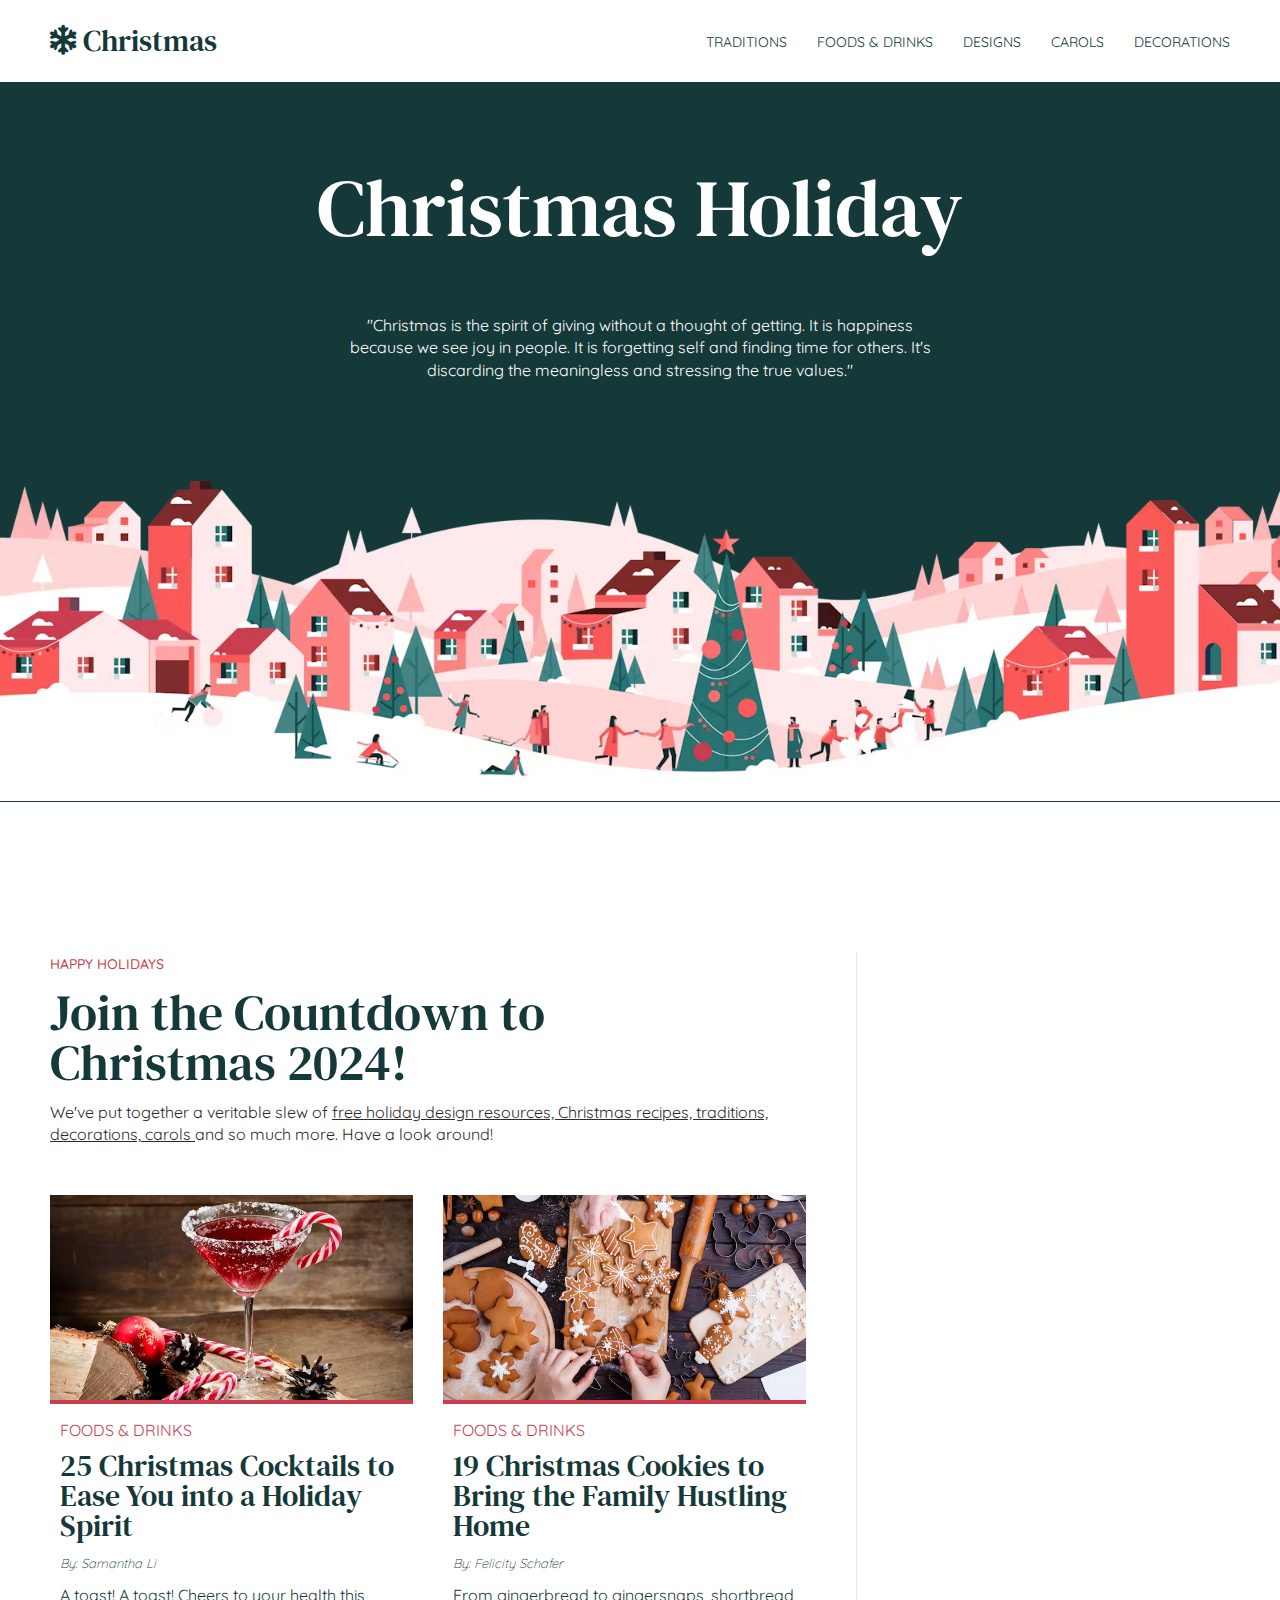
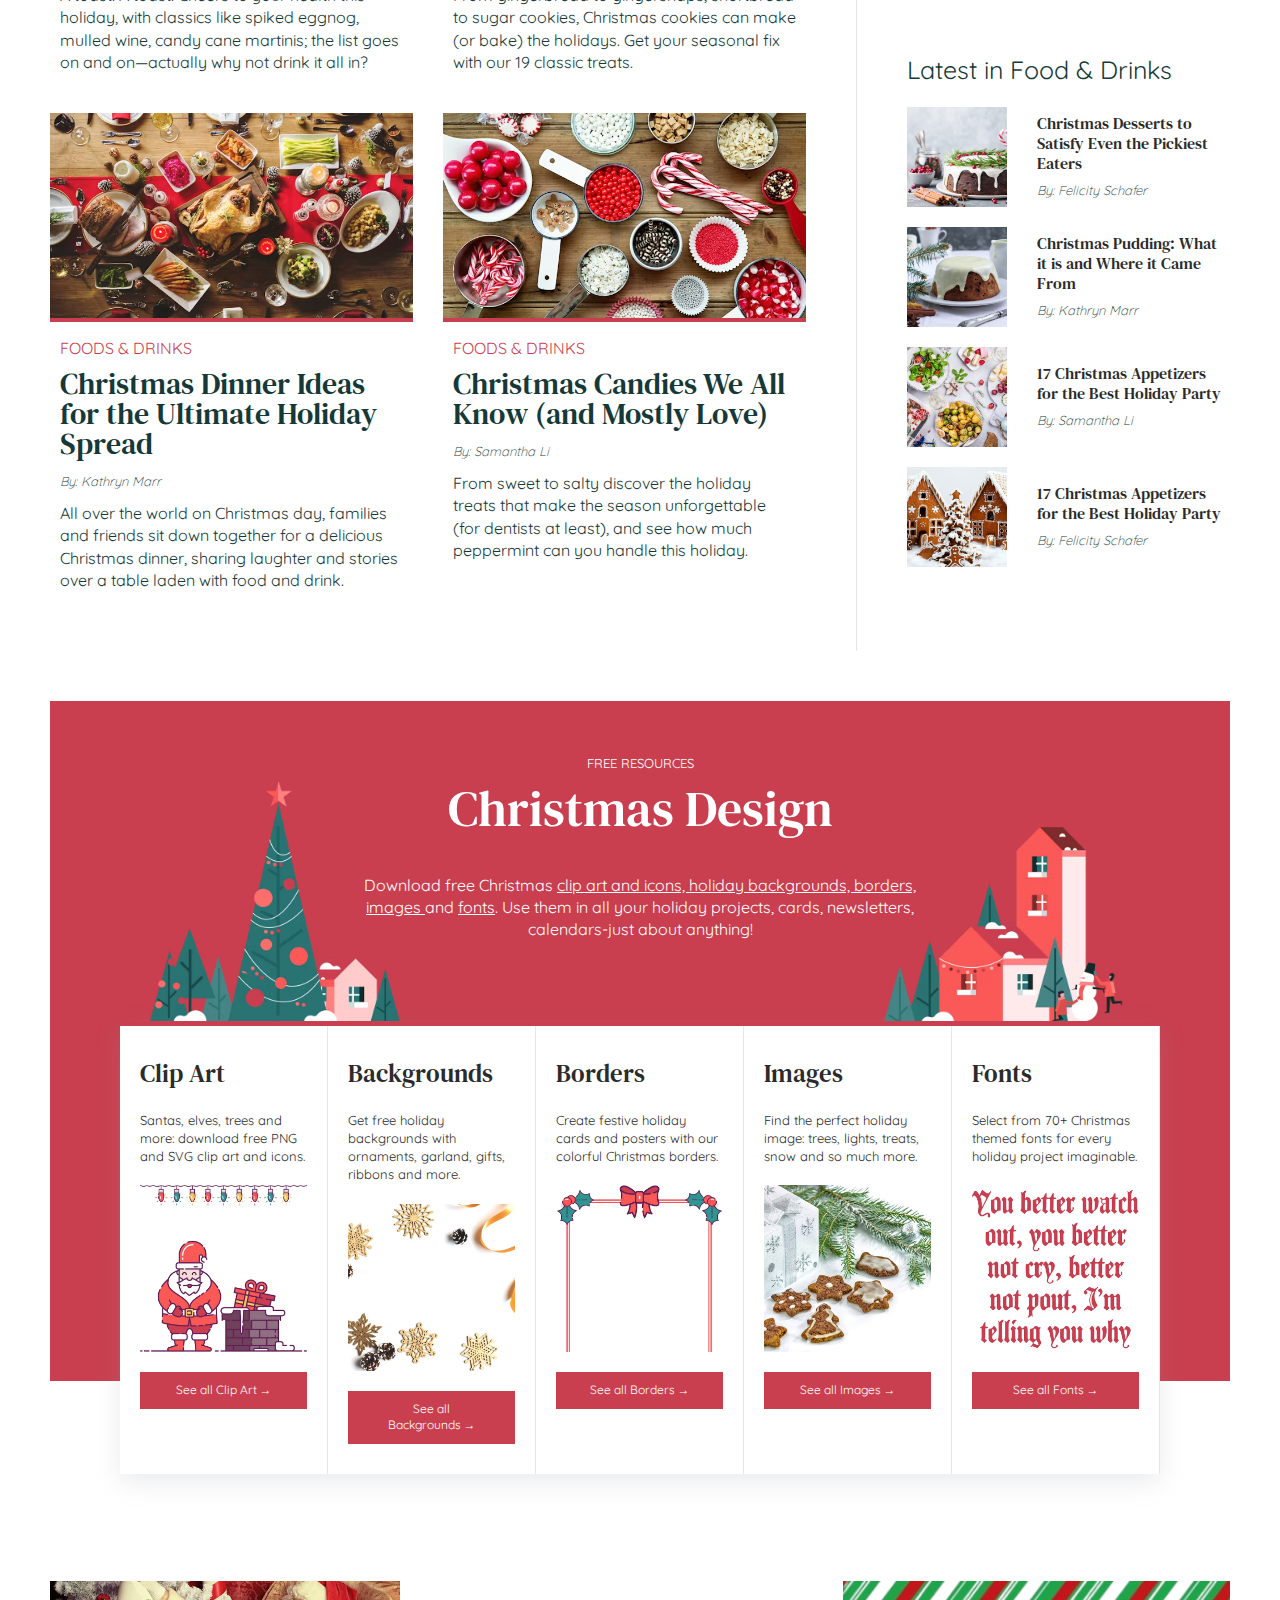
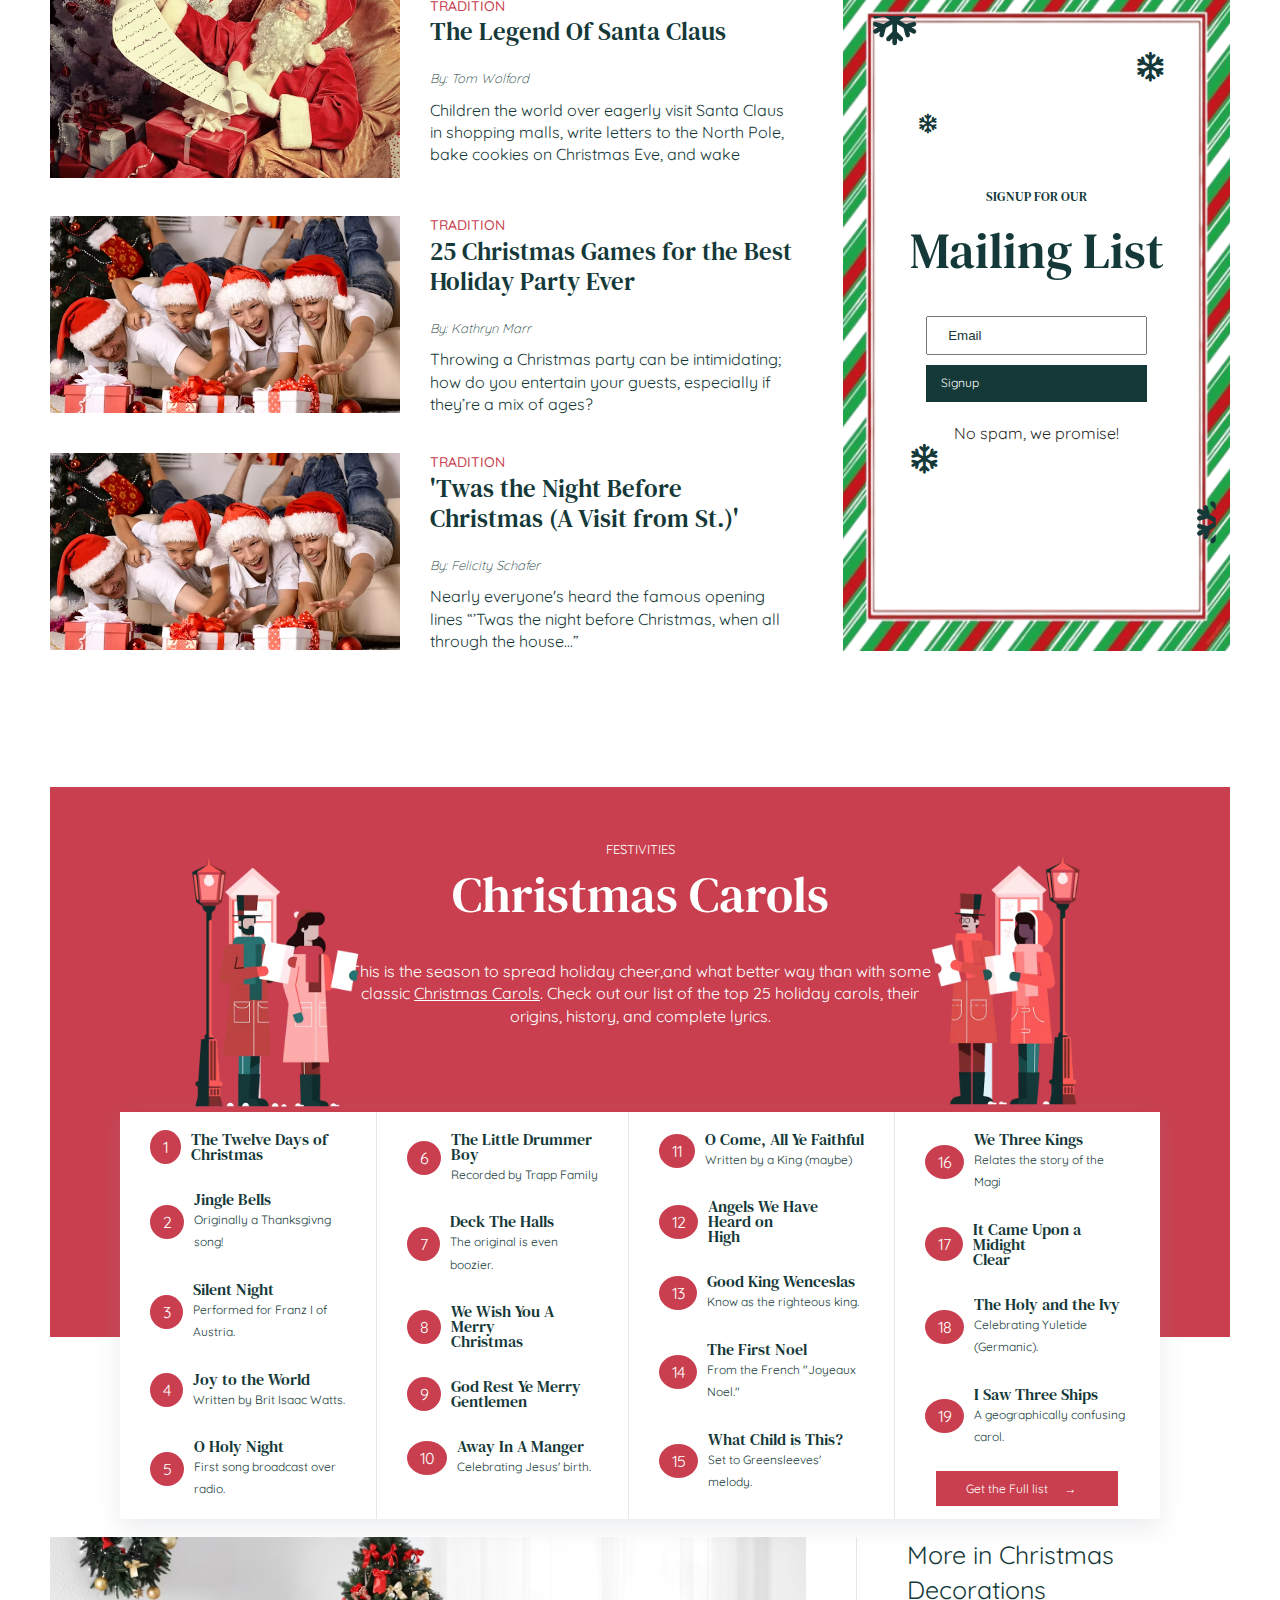
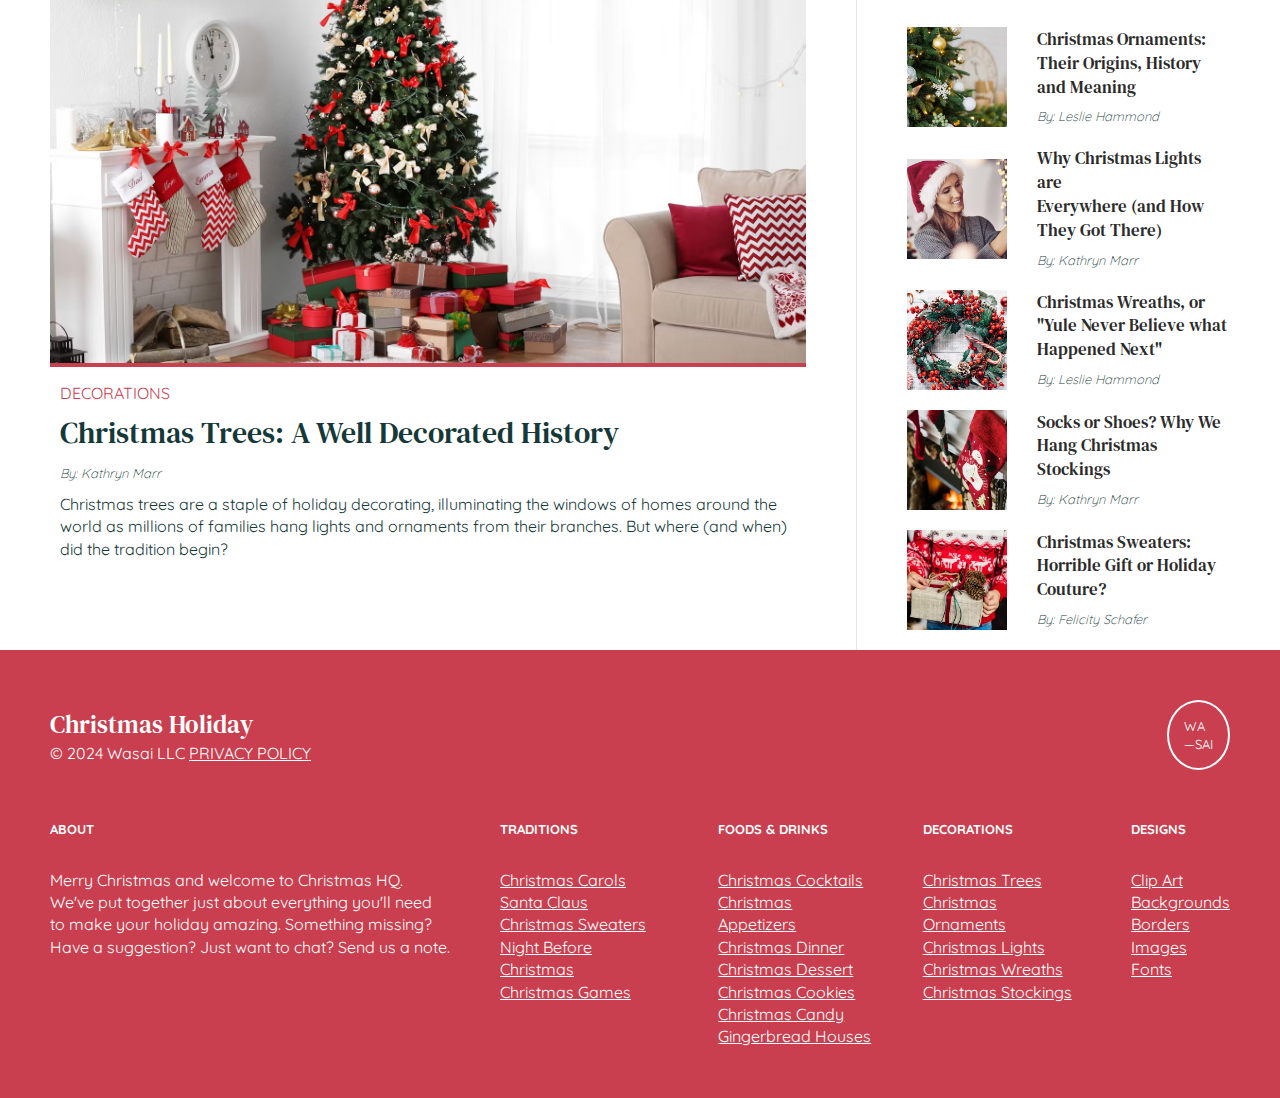
<file: index.html>
<!DOCTYPE html>
<html lang="en">
  <head>
    <meta charset="UTF-8" />
    <meta name="viewport" content="width=device-width, initial-scale=1.0" />
    <title>Christmas Holiday</title>
    <link rel="icon" href="./IMG/logo.jpg" />
    <link rel="stylesheet" href="style.css" />
    <link
      rel="stylesheet"
      href="https://cdnjs.cloudflare.com/ajax/libs/font-awesome/6.7.1/css/all.min.css"
    />
  </head>
  <body>
    <!-- HEADER -->
    <header class="header">
      <div class="container">
        <div class="header__wrapper">
          <div class="header__logo">
            <a href="./index.html"
              ><i class="fa-solid fa-snowflake"></i> Christmas</a
            >
          </div>
          <ul class="header__nav">
            <li><a href="./tradition.html">Traditions</a></li>
            <li><a href="./foods&drinks.html">Foods & Drinks</a></li>
            <li><a href="./design.html">Designs</a></li>
            <li><a href="./carols.html">Carols</a></li>
            <li><a href="./decor.html">Decorations</a></li>
          </ul>
          <div class="toggle__menu">
            <span></span>
            <span></span>
            <span></span>
          </div>
        </div>
      </div>
    </header>

    <!-- BANNER -->
    <section class="homeBanner">
      <div class="homeBanner__wrapper">
        <h1>Christmas Holiday</h1>
        <p>
          "Christmas is the spirit of giving without a thought of getting. It is
          happiness because we see joy in people. It is forgetting self and
          finding time for others. It's discarding the meaningless and stressing
          the true values."
        </p>
        <img src="./IMG/banner.avif" alt="" />
      </div>
    </section>

    <!-- HOLIDAY -->
    <section class="homeHoliday">
      <div class="container">
        <div class="homeHoliday__wrapper">
          <div class="homeHoliday__left">
            <small>HAPPY HOLIDAYS</small>
            <h2>Join the Countdown to Christmas 2024!</h2>
            <p>
              We've put together a veritable slew of
              <span
                >free holiday design resources, Christmas recipes, traditions,
                decorations, carols
              </span>
              and so much more. Have a look around!
            </p>
            <div class="homeHoliday__cards">
              <div class="card">
                <img src="./IMG/christmas-cocktails.avif" alt="" />
                <div class="card__details">
                  <span>FOODS & DRINKS</span>
                  <h3>
                    25 Christmas Cocktails to Ease You into a Holiday Spirit
                  </h3>
                  <small>By: Samantha Li</small>
                  <p>
                    A toast! A toast! Cheers to your health this holiday, with
                    classics like spiked eggnog, mulled wine, candy cane
                    martinis; the list goes on and on—actually why not drink it
                    all in?
                  </p>
                </div>
              </div>
              <div class="card">
                <img src="./IMG/christmas-cookies.avif" alt="" />
                <div class="card__details">
                  <span>FOODS & DRINKS</span>
                  <h3>
                    19 Christmas Cookies to Bring the Family Hustling Home
                  </h3>
                  <small>By: Felicity Schafer</small>
                  <p>
                    From gingerbread to gingersnaps, shortbread to sugar
                    cookies, Christmas cookies can make (or bake) the holidays.
                    Get your seasonal fix with our 19 classic treats.
                  </p>
                </div>
              </div>
              <div class="card">
                <img src="./IMG/christmas-dinner.avif" alt="" />
                <div class="card__details">
                  <span>FOODS & DRINKS</span>
                  <h3>
                    Christmas Dinner Ideas for the Ultimate Holiday Spread
                  </h3>
                  <small>By: Kathryn Marr</small>
                  <p>
                    All over the world on Christmas day, families and friends
                    sit down together for a delicious Christmas dinner, sharing
                    laughter and stories over a table laden with food and drink.
                  </p>
                </div>
              </div>
              <div class="card">
                <img src="./IMG/christmas-candy.avif" alt="" />
                <div class="card__details">
                  <span>FOODS & DRINKS</span>
                  <h3>Christmas Candies We All Know (and Mostly Love)</h3>
                  <small>By: Samantha Li</small>
                  <p>
                    From sweet to salty discover the holiday treats that make
                    the season unforgettable (for dentists at least), and see
                    how much peppermint can you handle this holiday.
                  </p>
                </div>
              </div>
            </div>
          </div>
          <div class="homeHoliday__right">
            <h4>Latest in Food & Drinks</h4>
            <div class="item">
              <img src="./IMG/christmas-desserts.avif" alt="" />
              <div class="item__details">
                <h5>Christmas Desserts to Satisfy Even the Pickiest Eaters</h5>
                <small>By: Felicity Schafer</small>
              </div>
            </div>
            <div class="item">
              <img src="./IMG/christmas-pudding.avif" alt="" />
              <div class="item__details">
                <h5>Christmas Pudding: What it is and Where it Came From</h5>
                <small>By: Kathryn Marr</small>
              </div>
            </div>
            <div class="item">
              <img src="./IMG/christmas-appetizers.avif" alt="" />
              <div class="item__details">
                <h5>17 Christmas Appetizers for the Best Holiday Party</h5>
                <small>By: Samantha Li</small>
              </div>
            </div>
            <div class="item">
              <img src="./IMG/gingerbread-houses.avif" alt="" />
              <div class="item__details">
                <h5>17 Christmas Appetizers for the Best Holiday Party</h5>
                <small>By: Felicity Schafer</small>
              </div>
            </div>
          </div>
        </div>
      </div>
    </section>

    <!-- DESIGN -->
    <section class="homeDesign">
      <div class="container">
        <div class="homeDesign__wrapper">
          <div class="homeDesign__details">
            <small>FREE RESOURCES</small>
            <h2>Christmas Design</h2>
            <p>
              Download free Christmas
              <span>
                clip art and icons, holiday backgrounds, borders, images
              </span>
              and <span>fonts</span>. Use them in all your holiday projects,
              cards, newsletters, calendars-just about anything!
            </p>
          </div>
          <div class="homeDesign__img">
            <img src="./IMG/christmas-designs-left.avif" alt="" />
            <img src="./IMG/christmas-designs-right.avif" alt="" />
          </div>
          <div class="homeDesign__content">
            <div class="homeDesign__card">
              <h4>Clip Art</h4>
              <small>
                Santas, elves, trees and more: download free PNG and SVG clip
                art and icons.</small
              >
              <img src="./IMG/christmas-designs-clip-art.avif" alt="" />
              <a href="" class="btn bg--red">
                See all Clip Art <span>&#8594;</span></a
              >
            </div>
            <div class="homeDesign__card">
              <h4>Backgrounds</h4>
              <small>
                Get free holiday backgrounds with ornaments, garland, gifts,
                ribbons and more.</small
              >
              <img src="./IMG/christmas-designs-backgrounds.avif" alt="" />
              <a href="" class="btn bg--red">
                See all Backgrounds <span>&#8594;</span></a
              >
            </div>
            <div class="homeDesign__card">
              <h4>Borders</h4>
              <small>
                Create festive holiday cards and posters with our colorful
                Christmas borders.</small
              >
              <img src="./IMG/christmas-designs-borders.avif" alt="" />
              <a href="" class="btn bg--red">
                See all Borders <span>&#8594;</span></a
              >
            </div>
            <div class="homeDesign__card">
              <h4>Images</h4>
              <small>
                Find the perfect holiday image: trees, lights, treats, snow and
                so much more.</small
              >
              <img src="./IMG/christmas-designs-images.avif" alt="" />
              <a href="" class="btn bg--red">
                See all Images <span>&#8594;</span></a
              >
            </div>
            <div class="homeDesign__card">
              <h4>Fonts</h4>
              <small>
                Select from 70+ Christmas themed fonts for every holiday project
                imaginable.
              </small>
              <img src="./IMG/christmas-designs-fonts.avif" alt="" />
              <a href="" class="btn bg--red">
                See all Fonts <span>&#8594;</span></a
              >
            </div>
          </div>
        </div>
      </div>
    </section>

    <!-- TRADITION -->
    <section class="homeTradition">
      <div class="container">
        <div class="homeTradition__wrapper">
          <div class="homeTradition__content">
            <div class="homeTradition__item">
              <img src="./IMG/santa-claus.avif" alt="" />
              <div class="homeTradition__item--details">
                <div class="homeTradition__item--title">
                  <span>TRADITION</span>
                  <h4>The Legend Of Santa Claus</h4>
                </div>
                <small>By: Tom Wolford</small>
                <p>
                  Children the world over eagerly visit Santa Claus in shopping
                  malls, write letters to the North Pole, bake cookies on
                  Christmas Eve, and wake
                </p>
              </div>
            </div>
            <div class="homeTradition__item">
              <img src="./IMG/christmas-games.avif" alt="" />
              <div class="homeTradition__item--details">
                <div class="homeTradition__item--title">
                  <span>TRADITION</span>
                  <h4>25 Christmas Games for the Best Holiday Party Ever</h4>
                </div>
                <small>By: Kathryn Marr</small>
                <p>
                  Throwing a Christmas party can be intimidating; how do you
                  entertain your guests, especially if they’re a mix of ages?
                </p>
              </div>
            </div>
            <div class="homeTradition__item">
              <img src="./IMG/christmas-games.avif" alt="" />
              <div class="homeTradition__item--details">
                <div class="homeTradition__item--title">
                  <span>TRADITION</span>
                  <h4>'Twas the Night Before Christmas (A Visit from St.)'</h4>
                </div>
                <small>By: Felicity Schafer</small>
                <p>
                  Nearly everyone's heard the famous opening lines “’Twas the
                  night before Christmas, when all through the house…”
                </p>
              </div>
            </div>
          </div>
          <div class="homeTradition__mail">
            <div class="homeTradition__flakes">
              <span class="flakes-1">
                <i class="fa-regular fa-snowflake"></i>
              </span>
              <span class="flakes-2">
                <i class="fa-regular fa-snowflake"></i>
              </span>
              <span class="flakes-3">
                <i class="fa-regular fa-snowflake"></i>
              </span>
              <span class="flakes-4">
                <i class="fa-regular fa-snowflake"></i>
              </span>
              <span class="flakes-5">
                <i class="fa-regular fa-snowflake"></i>
              </span>
            </div>
            <small>SIGNUP FOR OUR</small>
            <h2>Mailing List</h2>
            <div class="homeTradition__mail--info">
              <input type="text" placeholder="Email" />
              <a href="" class="btn bg--green">Signup</a>
            </div>
            <p>No spam, we promise!</p>
          </div>
        </div>
      </div>
    </section>

    <!-- CAROLS -->
    <section class="homeCarols">
      <div class="container">
        <div class="homeCarols__wrapper">
          <div class="homeCarols__details">
            <small>FESTIVITIES</small>
            <h2>Christmas Carols</h2>
            <p>
              This is the season to spread holiday cheer,and what better way
              than with some classic <span>Christmas Carols</span>. Check out
              our list of the top 25 holiday carols, their origins, history, and
              complete lyrics.
            </p>
          </div>
          <div class="homeCarols__img">
            <img src="./IMG/christmas-carols-left.avif" alt="" />
            <img src="./IMG/christmas-carols-right.avif" alt="" />
          </div>
          <div class="homeCarols__content">
            <div class="homeCarols__item">
              <ul>
                <li><span>1</span></li>
                <li>
                  <p>
                    The Twelve Days of <br />
                    Christmas
                  </p>
                </li>
              </ul>
              <ul>
                <li><span>2</span></li>
                <li>
                  <p>Jingle Bells</p>
                  <small>Originally a Thanksgivng song!</small>
                </li>
              </ul>
              <ul>
                <li><span>3</span></li>
                <li>
                  <p>Silent Night</p>
                  <small>Performed for Franz I of Austria.</small>
                </li>
              </ul>
              <ul>
                <li><span>4</span></li>
                <li>
                  <p>Joy to the World</p>
                  <small>Written by Brit Isaac Watts.</small>
                </li>
              </ul>
              <ul>
                <li><span>5</span></li>
                <li>
                  <p>O Holy Night</p>
                  <small>First song broadcast over radio.</small>
                </li>
              </ul>
            </div>
            <div class="homeCarols__item">
              <ul>
                <li><span>6</span></li>
                <li>
                  <p>The Little Drummer Boy</p>
                  <small>Recorded by Trapp Family</small>
                </li>
              </ul>
              <ul>
                <li><span>7</span></li>
                <li>
                  <p>Deck The Halls</p>
                  <small>The original is even boozier.</small>
                </li>
              </ul>
              <ul>
                <li><span>8</span></li>
                <li>
                  <p>
                    We Wish You A Merry <br />
                    Christmas
                  </p>
                </li>
              </ul>
              <ul>
                <li><span>9</span></li>
                <li>
                  <p>
                    God Rest Ye Merry <br />
                    Gentlemen
                  </p>
                </li>
              </ul>
              <ul>
                <li><span>10</span></li>
                <li>
                  <p>Away In A Manger</p>
                  <small>Celebrating Jesus' birth.</small>
                </li>
              </ul>
            </div>
            <div class="homeCarols__item">
              <ul>
                <li><span>11</span></li>
                <li>
                  <p>O Come, All Ye Faithful</p>
                  <small>Written by a King (maybe)</small>
                </li>
              </ul>
              <ul>
                <li><span>12</span></li>
                <li>
                  <p>
                    Angels We Have Heard on <br />
                    High
                  </p>
                </li>
              </ul>
              <ul>
                <li><span>13</span></li>
                <li>
                  <p>Good King Wenceslas</p>
                  <small>Know as the righteous king.</small>
                </li>
              </ul>
              <ul>
                <li><span>14</span></li>
                <li>
                  <p>The First Noel</p>
                  <small>From the French "Joyeaux Noel."</small>
                </li>
              </ul>
              <ul>
                <li><span>15</span></li>
                <li>
                  <p>What Child is This?</p>
                  <small>Set to Greensleeves' melody.</small>
                </li>
              </ul>
            </div>
            <div class="homeCarols__item">
              <ul>
                <li><span>16</span></li>
                <li>
                  <p>We Three Kings</p>
                  <small>Relates the story of the Magi</small>
                </li>
              </ul>
              <ul>
                <li><span>17</span></li>
                <li>
                  <p>
                    It Came Upon a Midight <br />
                    Clear
                  </p>
                </li>
              </ul>
              <ul>
                <li><span>18</span></li>
                <li>
                  <p>The Holy and the Ivy</p>
                  <small>Celebrating Yuletide (Germanic).</small>
                </li>
              </ul>
              <ul>
                <li><span>19</span></li>
                <li>
                  <p>I Saw Three Ships</p>
                  <small>A geographically confusing carol.</small>
                </li>
              </ul>
              <a href="" class="btn bg--red">
                Get the Full list <span>&#8594;</span></a
              >
            </div>
          </div>
        </div>
      </div>
    </section>

    <!-- DECORATIONS -->
    <section>
      <div class="homeDecorations">
        <div class="container">
          <div class="homeDecorations__wrapper">
            <div class="homeDecorations__left">
              <div class="homeDecorations__card">
                <div class="card">
                  <img src="./IMG/christmas-trees.avif" alt="" />
                  <div class="card__details">
                    <span>DECORATIONS</span>
                    <h2>Christmas Trees: A Well Decorated History</h2>
                    <small>By: Kathryn Marr</small>
                    <p>
                      Christmas trees are a staple of holiday decorating,
                      illuminating the windows of homes around the world as
                      millions of families hang lights and ornaments from their
                      branches. But where (and when) did the tradition begin?
                    </p>
                  </div>
                </div>
              </div>
            </div>
            <div class="homeDecorations__right">
              <h3>More in Christmas Decorations</h3>
              <div class="item">
                <img src="./IMG/christmas-ornaments.avif" alt="" />
                <div class="item__details">
                  <h4>
                    Christmas Ornaments: <br />
                    Their Origins, History <br />
                    and Meaning
                  </h4>
                  <small>By: Leslie Hammond</small>
                </div>
              </div>
              <div class="item">
                <img src="./IMG/christmas-lights.avif" alt="" />
                <div class="item__details">
                  <h4>
                    Why Christmas Lights are <br />
                    Everywhere (and How <br />
                    They Got There)
                  </h4>
                  <small>By: Kathryn Marr</small>
                </div>
              </div>
              <div class="item">
                <img src="./IMG/christmas-wreaths.avif" alt="" />
                <div class="item__details">
                  <h4>
                    Christmas Wreaths, or <br />
                    "Yule Never Believe what <br />
                    Happened Next"
                  </h4>
                  <small>By: Leslie Hammond</small>
                </div>
              </div>
              <div class="item">
                <img src="./IMG/christmas-stockings.avif" alt="" />
                <div class="item__details">
                  <h4>
                    Socks or Shoes? Why We <br />
                    Hang Christmas <br />
                    Stockings
                  </h4>
                  <small>By: Kathryn Marr</small>
                </div>
              </div>
              <div class="item">
                <img src="./IMG/christmas-sweaters.avif" alt="" />
                <div class="item__details">
                  <h4>
                    Christmas Sweaters: <br />
                    Horrible Gift or Holiday <br />
                    Couture?
                  </h4>
                  <small>By: Felicity Schafer</small>
                </div>
              </div>
            </div>
          </div>
        </div>
      </div>
    </section>

    <!-- FOOTER -->
    <footer class="footer">
      <div class="container">
        <div class="footer__wrapper">
          <div class="footer__top">
            <ul>
              <li><h4>Christmas Holiday</h4></li>
              <li>© 2024 Wasai LLC <span>Privacy Policy</span></li>
            </ul>
            <p>
              WA <br />
              —SAI
            </p>
          </div>
          <div class="footer__links">
            <ul>
              <li><small>ABOUT</small></li>
              <li>
                <p>
                  Merry Christmas and welcome to Christmas HQ. We've put
                  together just about everything you'll need to make your
                  holiday amazing. Something missing? Have a suggestion? Just
                  want to chat? Send us a note.
                </p>
              </li>
            </ul>
            <div class="footer__links--a">
              <ul>
                <li><small>TRADITIONS</small></li>
                <li><a href="">Christmas Carols</a></li>
                <li><a href="">Santa Claus</a></li>
                <li><a href="">Christmas Sweaters</a></li>
                <li><a href="">Night Before Christmas</a></li>
                <li><a href="">Christmas Games</a></li>
              </ul>
              <ul>
                <li><small>FOODS & DRINKS</small></li>
                <li><a href="">Christmas Cocktails</a></li>
                <li><a href="">Christmas Appetizers</a></li>
                <li><a href="">Christmas Dinner</a></li>
                <li><a href="">Christmas Dessert</a></li>
                <li><a href="">Christmas Cookies</a></li>
                <li><a href="">Christmas Candy</a></li>
                <li><a href="">Gingerbread Houses</a></li>
              </ul>
            </div>
            <div class="footer__links--b">
              <ul>
                <li><small>DECORATIONS</small></li>
                <li><a href="">Christmas Trees</a></li>
                <li><a href="">Christmas Ornaments</a></li>
                <li><a href="">Christmas Lights</a></li>
                <li><a href="">Christmas Wreaths</a></li>
                <li><a href="">Christmas Stockings</a></li>
              </ul>
              <ul>
                <li><small>DESIGNS</small></li>
                <li><a href="">Clip Art</a></li>
                <li><a href="">Backgrounds</a></li>
                <li><a href="">Borders</a></li>
                <li><a href="">Images</a></li>
                <li><a href="">Fonts</a></li>
              </ul>
            </div>
          </div>
        </div>
      </div>
    </footer>

    <script src="./toggle__menu.js"></script>
  </body>
</html>
</file>
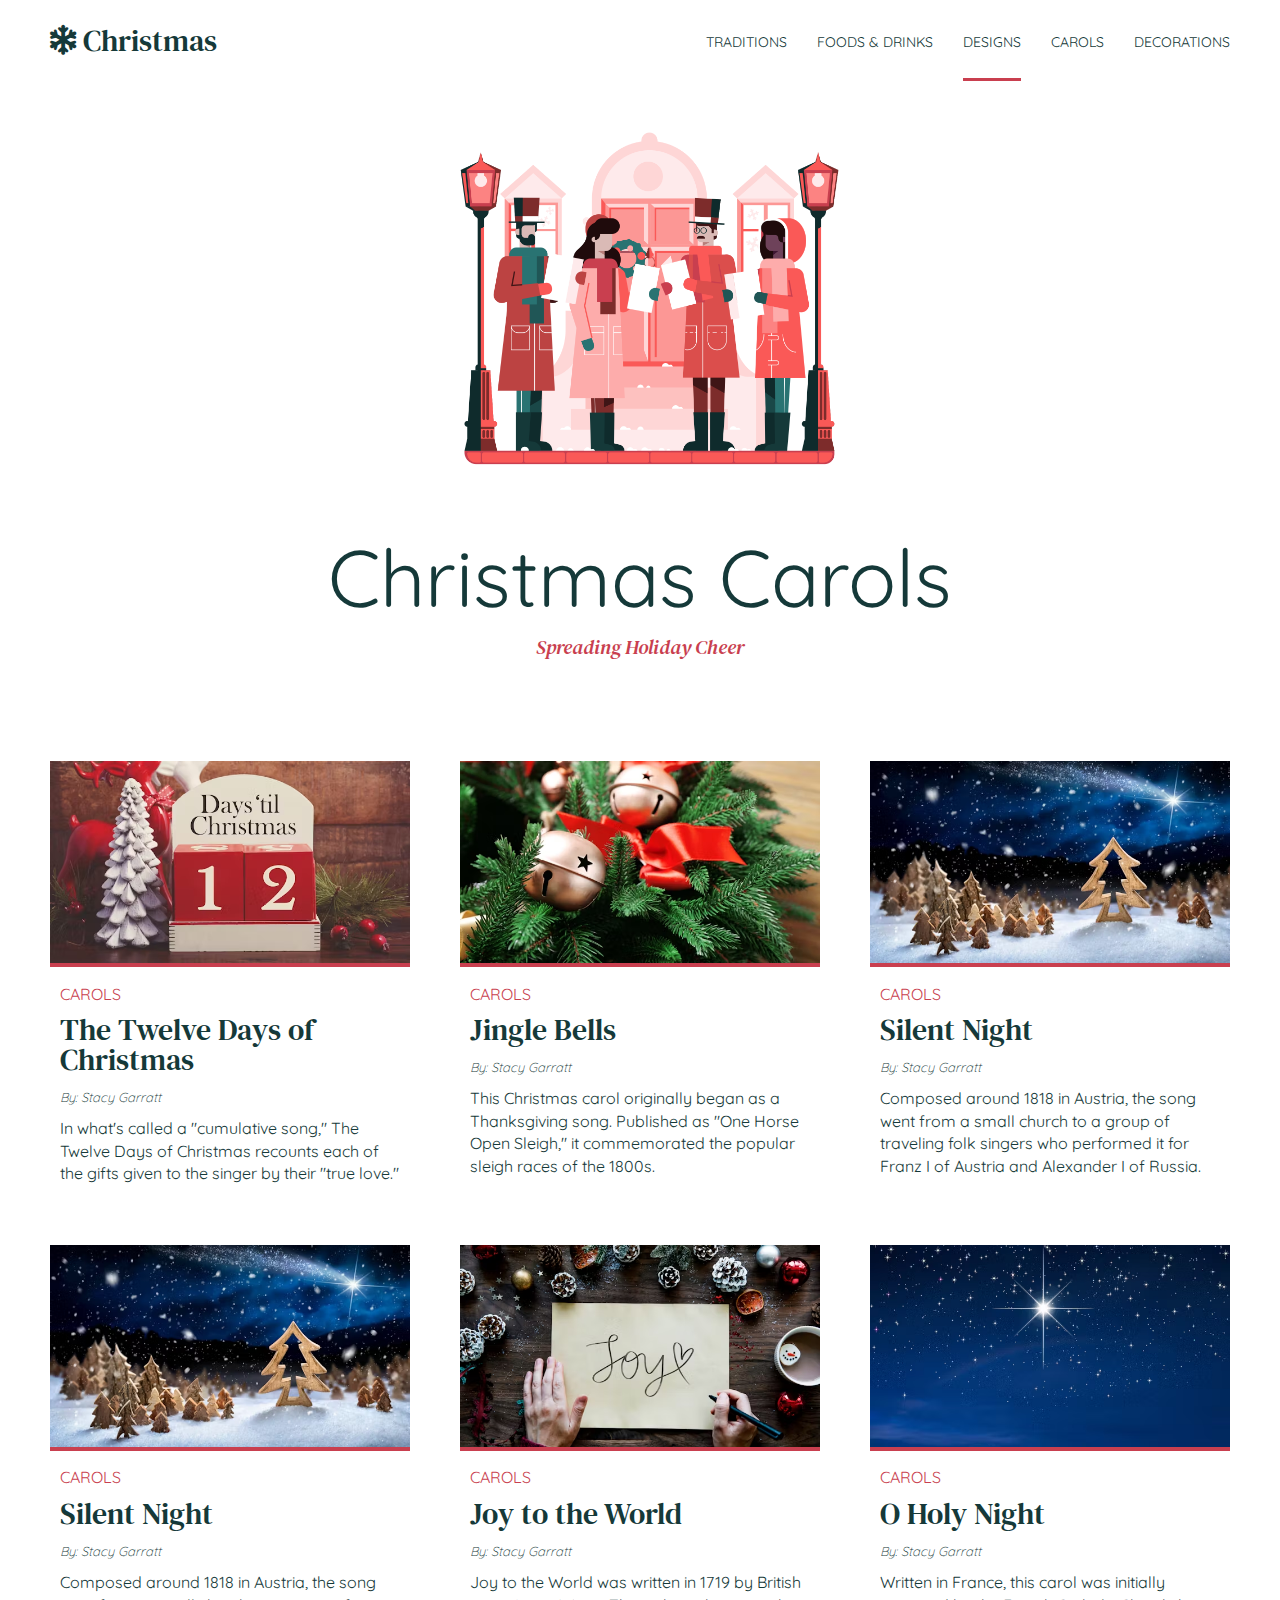
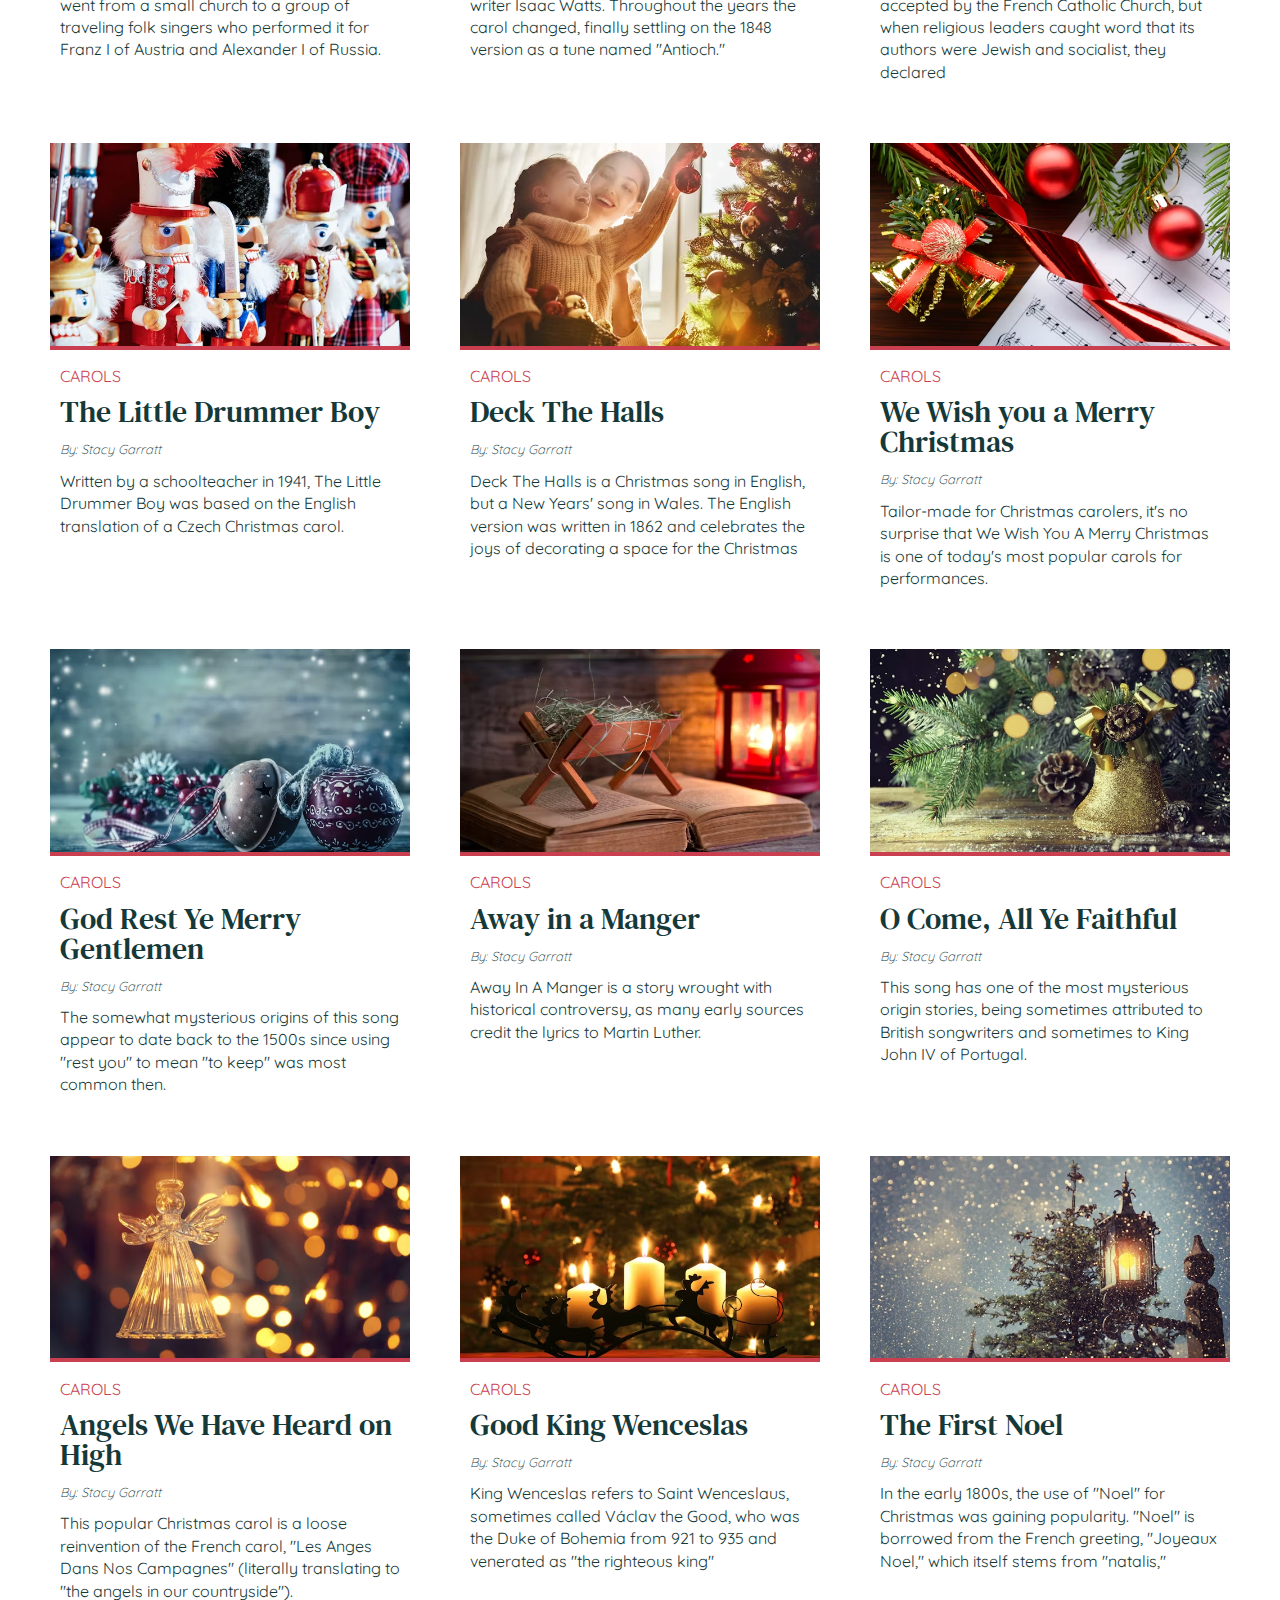
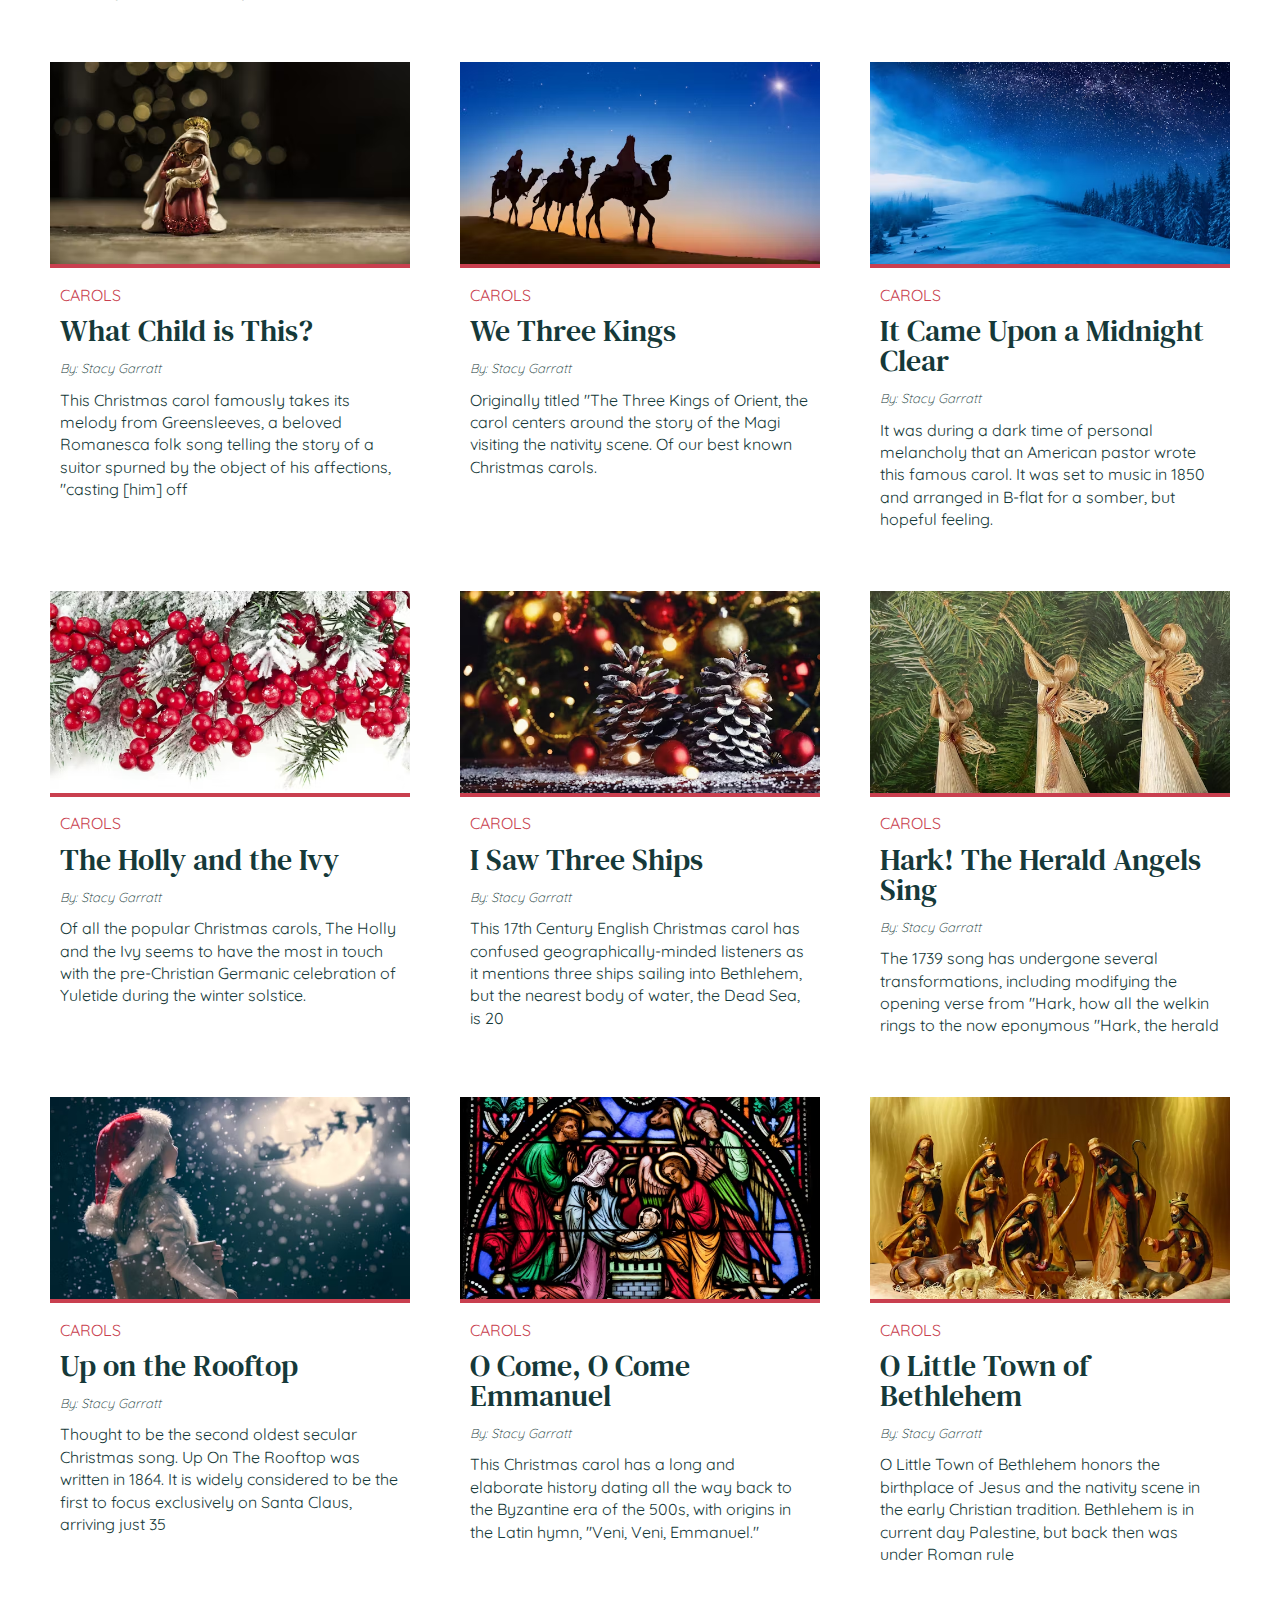
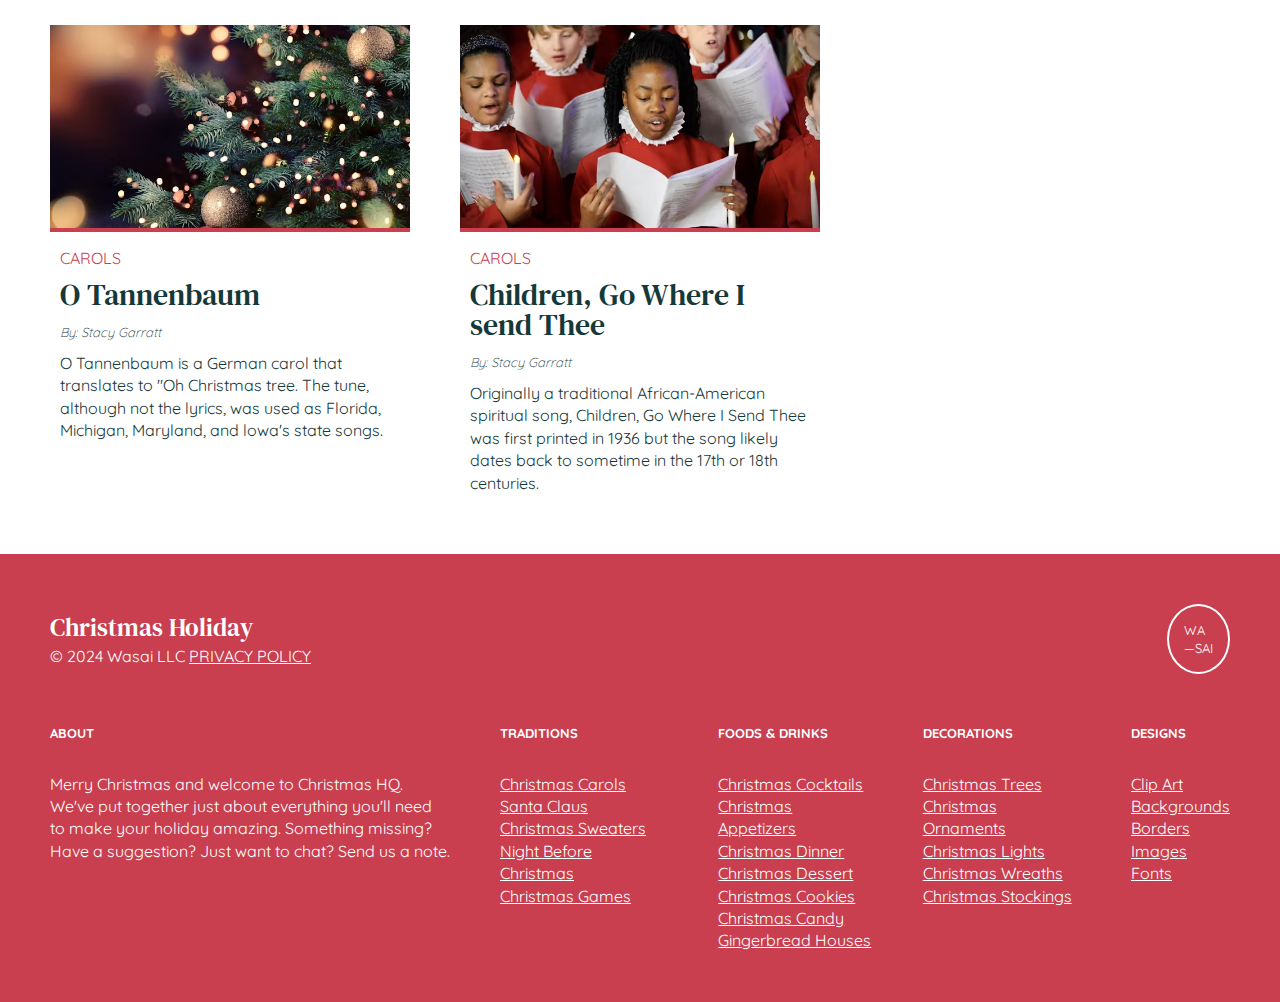
<file: carols.html>
<!DOCTYPE html>
<html lang="en">
  <head>
    <meta charset="UTF-8" />
    <meta name="viewport" content="width=device-width, initial-scale=1.0" />
    <title>Christmas Holiday</title>
    <link rel="icon" href="./IMG/logo.jpg" />
    <link rel="stylesheet" href="style.css" />
    <link
      rel="stylesheet"
      href="https://cdnjs.cloudflare.com/ajax/libs/font-awesome/6.7.1/css/all.min.css"
    />
  </head>
  <body>
    <!-- HEADER -->
    <header class="header">
      <div class="container">
        <div class="header__wrapper">
          <div class="header__logo">
            <a href="./index.html"
              ><i class="fa-solid fa-snowflake"></i> Christmas</a
            >
          </div>
          <ul class="header__nav">
            <li><a href="./tradition.html">Traditions</a></li>
            <li><a href="./foods&drinks.html">Foods & Drinks</a></li>
            <li><a href="./design.html" class="active">Designs</a></li>
            <li><a href="./carols.html">Carols</a></li>
            <li><a href="./decor.html">Decorations</a></li>
          </ul>
          <div class="toggle__menu">
            <span></span>
            <span></span>
            <span></span>
          </div>
        </div>
      </div>
    </header>

<!-- BANNER -->
 <div class="carolsBanner">
    <div class="container">
        <div class="carolsBanner__wrapper">
            <img src="./IMG/christmas-carols.png" alt="">
            <h1>Christmas Carols</h1>
            <h2>
               Spreading Holiday Cheer
            </h2>
        </div>
    </div>
 </div>

 <!-- CAROLS -->
  <div class="carols">
    <div class="container">
        <div class="carols__wrapper">
            <div class="cards">
                <img src="./IMG/the-twelve-days-of-christmas.avif" alt="" />
                <div class="card__details">
                  <span>CAROLS</span>
                  <h3>
                    The Twelve Days of Christmas
                  </h3>
                  <small>By: Stacy Garratt</small>
                  <p>
                    In what's called a "cumulative song," The Twelve
                    Days of Christmas recounts each of the gifts given
                    to the singer by their "true love."
                  </p>
                </div>
              </div>
            <div class="cards">
                <img src="./IMG/jingle-bells.avif" alt="" />
                <div class="card__details">
                  <span>CAROLS</span>
                  <h3>
                    Jingle Bells
                  </h3>
                  <small>By: Stacy Garratt</small>
                  <p>
                   This Christmas carol originally began as a
                   Thanksgiving song. Published as "One Horse Open
                   Sleigh," it commemorated the popular sleigh races
                   of the 1800s.
                  </p>
                </div>
              </div>
            <div class="cards">
                <img src="./IMG/silent-night.avif" alt="" />
                <div class="card__details">
                  <span>CAROLS</span>
                  <h3>
                    Silent Night
                  </h3>
                  <small>By: Stacy Garratt</small>
                  <p>
                    Composed around 1818 in Austria, the song went
                    from a small church to a group of traveling folk
                    singers who performed it for Franz I of Austria and
                    Alexander I of Russia.
                  </p>
                </div>
              </div>

            <div class="cards">
                <img src="./IMG/silent-night.avif" alt="" />
                <div class="card__details">
                  <span>CAROLS</span>
                  <h3>
                    Silent Night
                  </h3>
                  <small>By: Stacy Garratt</small>
                  <p>
                    Composed around 1818 in Austria, the song went
                    from a small church to a group of traveling folk
                    singers who performed it for Franz I of Austria and
                    Alexander I of Russia.
                  </p>
                </div>
              </div>
            <div class="cards">
                <img src="./IMG/joy-to-the-world.avif" alt="" />
                <div class="card__details">
                  <span>CAROLS</span>
                  <h3>
                    Joy to the World
                  </h3>
                  <small>By: Stacy Garratt</small>
                  <p>
                    Joy to the World was written in 1719 by British
                    writer Isaac Watts. Throughout the years the carol
                    changed, finally settling on the 1848 version as a
                    tune named "Antioch."
                  </p>
                </div>
              </div>
            <div class="cards">
                <img src="./IMG/o-holy-night.avif" alt="" />
                <div class="card__details">
                  <span>CAROLS</span>
                  <h3>
                    O Holy Night
                  </h3>
                  <small>By: Stacy Garratt</small>
                  <p>
                    Written in France, this carol was initially accepted
                    by the French Catholic Church, but when religious
                    leaders caught word that its authors were Jewish
                    and socialist, they declared
                  </p>
                </div>
              </div>

            <div class="cards">
                <img src="./IMG/the-little-drummer-boy.avif" alt="" />
                <div class="card__details">
                  <span>CAROLS</span>
                  <h3>
                    The Little Drummer Boy
                  </h3>
                  <small>By: Stacy Garratt</small>
                  <p>
                    Written by a schoolteacher in 1941, The Little
                    Drummer Boy was based on the English translation
                    of a Czech Christmas carol.
                  </p>
                </div>
              </div>
            <div class="cards">
                <img src="./IMG/deck-the-halls.avif" alt="" />
                <div class="card__details">
                  <span>CAROLS</span>
                  <h3>
                    Deck The Halls
                  </h3>
                  <small>By: Stacy Garratt</small>
                  <p>
                    Deck The Halls is a Christmas song in English, but a
                    New Years' song in Wales. The English version was
                    written in 1862 and celebrates the joys of
                    decorating a space for the Christmas
                  </p>
                </div>
              </div>
            <div class="cards">
                <img src="./IMG/we-wish-you-a-merry-christmas.avif" alt="" />
                <div class="card__details">
                  <span>CAROLS</span>
                  <h3>
                    We Wish you a Merry Christmas
                  </h3>
                  <small>By: Stacy Garratt</small>
                  <p>
                    Tailor-made for Christmas carolers, it's no surprise
                    that We Wish You A Merry Christmas is one of
                    today's most popular carols for performances.
                  </p>
                </div>
              </div>

            <div class="cards">
                <img src="./IMG/god-rest-ye-merry-gentlemen.avif" alt="" />
                <div class="card__details">
                  <span>CAROLS</span>
                  <h3>
                    God Rest Ye Merry Gentlemen
                  </h3>
                  <small>By: Stacy Garratt</small>
                  <p>
                    The somewhat mysterious origins of this song
                    appear to date back to the 1500s since using "rest
                    you" to mean "to keep" was most common then.
                  </p>
                </div>
              </div>
            <div class="cards">
                <img src="./IMG/away-in-a-manger.avif" alt="" />
                <div class="card__details">
                  <span>CAROLS</span>
                  <h3>
                    Away in a Manger
                  </h3>
                  <small>By: Stacy Garratt</small>
                  <p>
                    Away In A Manger is a story wrought with historical
                    controversy, as many early sources credit the lyrics
                    to Martin Luther.
                  </p>
                </div>
              </div>
            <div class="cards">
                <img src="./IMG/o-come-all-ye-faithful.avif" alt="" />
                <div class="card__details">
                  <span>CAROLS</span>
                  <h3>
                    O Come, All Ye Faithful
                  </h3>
                  <small>By: Stacy Garratt</small>
                  <p>
                    This song has one of the most mysterious origin
                    stories, being sometimes attributed to British
                    songwriters and sometimes to King John IV of
                    Portugal.
                  </p>
                </div>
              </div>

            <div class="cards">
                <img src="./IMG/angels-we-have-heard-on-high.avif" alt="" />
                <div class="card__details">
                  <span>CAROLS</span>
                  <h3>
                    Angels We Have Heard on High
                  </h3>
                  <small>By: Stacy Garratt</small>
                  <p>
                    This popular Christmas carol is a loose reinvention
                    of the French carol, "Les Anges Dans Nos
                    Campagnes" (literally translating to "the angels in
                    our countryside").
                  </p>
                </div>
              </div>
            <div class="cards">
                <img src="./IMG/good-king-wenceslas.avif" alt="" />
                <div class="card__details">
                  <span>CAROLS</span>
                  <h3>
                    Good King Wenceslas
                  </h3>
                  <small>By: Stacy Garratt</small>
                  <p>
                    King Wenceslas refers to Saint Wenceslaus,
                    sometimes called Václav the Good, who was the
                    Duke of Bohemia from 921 to 935 and venerated
                    as "the righteous king"
                  </p>
                </div>
              </div>
            <div class="cards">
                <img src="./IMG/the-first-noel.avif" alt="" />
                <div class="card__details">
                  <span>CAROLS</span>
                  <h3>
                    The First Noel
                  </h3>
                  <small>By: Stacy Garratt</small>
                  <p>
                    In the early 1800s, the use of "Noel" for Christmas
                    was gaining popularity. "Noel" is borrowed from
                    the French greeting, "Joyeaux Noel," which itself
                    stems from "natalis,"
                  </p>
                </div>
              </div>

            <div class="cards">
                <img src="./IMG/what-child-is-this.avif" alt="" />
                <div class="card__details">
                  <span>CAROLS</span>
                  <h3>
                    What Child is This?
                  </h3>
                  <small>By: Stacy Garratt</small>
                  <p>
                    This Christmas carol famously takes its melody
                    from Greensleeves, a beloved Romanesca folk
                    song telling the story of a suitor spurned by the
                    object of his affections, "casting [him] off
                  </p>
                </div>
              </div>
            <div class="cards">
                <img src="./IMG/we-three-kings.avif" alt="" />
                <div class="card__details">
                  <span>CAROLS</span>
                  <h3>
                    We Three Kings
                  </h3>
                  <small>By: Stacy Garratt</small>
                  <p>
                    Originally titled "The Three Kings of Orient, the
                    carol centers around the story of the Magi visiting
                    the nativity scene. Of our best known Christmas
                    carols.
                  </p>
                </div>
              </div>
            <div class="cards">
                <img src="./IMG/it-came-upon-a-midnight-clear.avif" alt="" />
                <div class="card__details">
                  <span>CAROLS</span>
                  <h3>
                    It Came Upon a Midnight Clear
                  </h3>
                  <small>By: Stacy Garratt</small>
                  <p>
                    It was during a dark time of personal melancholy
                    that an American pastor wrote this famous carol. It
                    was set to music in 1850 and arranged in B-flat for
                    a somber, but hopeful feeling.
                  </p>
                </div>
              </div>

            <div class="cards">
                <img src="./IMG/the-holly-and-the-ivy.avif" alt="" />
                <div class="card__details">
                  <span>CAROLS</span>
                  <h3>
                    The Holly and the Ivy
                  </h3>
                  <small>By: Stacy Garratt</small>
                  <p>
                    Of all the popular Christmas carols, The Holly and
                    the Ivy seems to have the most in touch with the
                    pre-Christian Germanic celebration of Yuletide
                    during the winter solstice.
                  </p>
                </div>
              </div>
            <div class="cards">
                <img src="./IMG/i-saw-three-ships.avif" alt="" />
                <div class="card__details">
                  <span>CAROLS</span>
                  <h3>
                    I Saw Three Ships
                  </h3>
                  <small>By: Stacy Garratt</small>
                  <p>
                    This 17th Century English Christmas carol has
                    confused geographically-minded listeners as it
                    mentions three ships sailing into Bethlehem, but the
                    nearest body of water, the Dead Sea, is 20
                  </p>
                </div>
              </div>
            <div class="cards">
                <img src="./IMG/hark-the-herald-angels-sing.avif" alt="" />
                <div class="card__details">
                  <span>CAROLS</span>
                  <h3>
                    Hark! The Herald Angels Sing
                  </h3>
                  <small>By: Stacy Garratt</small>
                  <p>
                    The 1739 song has undergone several
                    transformations, including modifying the opening
                    verse from "Hark, how all the welkin rings to the
                    now eponymous "Hark, the herald
                  </p>
                </div>
              </div>
              
            <div class="cards">
                <img src="./IMG/up-on-the-rooftop.avif" alt="" />
                <div class="card__details">
                  <span>CAROLS</span>
                  <h3>
                    Up on the Rooftop
                  </h3>
                  <small>By: Stacy Garratt</small>
                  <p>
                    Thought to be the second oldest secular Christmas
                    song. Up On The Rooftop was written in 1864. It is
                    widely considered to be the first to focus
                    exclusively on Santa Claus, arriving just 35
                  </p>
                </div>
              </div>
            <div class="cards">
                <img src="./IMG/o-come-o-come-emmanual.avif" alt="" />
                <div class="card__details">
                  <span>CAROLS</span>
                  <h3>
                    O Come, O Come Emmanuel
                  </h3>
                  <small>By: Stacy Garratt</small>
                  <p>
                    This Christmas carol has a long and elaborate
                    history dating all the way back to the Byzantine
                    era of the 500s, with origins in the Latin hymn,
                    "Veni, Veni, Emmanuel."
                  </p>
                </div>
              </div>
            <div class="cards">
                <img src="./IMG/o-little-town-of-bethlehem.avif" alt="" />
                <div class="card__details">
                  <span>CAROLS</span>
                  <h3>
                    O Little Town of Bethlehem
                  </h3>
                  <small>By: Stacy Garratt</small>
                  <p>
                    O Little Town of Bethlehem honors the birthplace
                    of Jesus and the nativity scene in the early
                    Christian tradition. Bethlehem is in current day
                    Palestine, but back then was under Roman rule
                  </p>
                </div>
              </div>

            <div class="cards">
                <img src="./IMG/o-tannenbaum.avif" alt="" />
                <div class="card__details">
                  <span>CAROLS</span>
                  <h3>
                    O Tannenbaum
                  </h3>
                  <small>By: Stacy Garratt</small>
                  <p>
                    O Tannenbaum is a German carol that translates
                    to "Oh Christmas tree. The tune, although not the
                    lyrics, was used as Florida, Michigan, Maryland, and
                    lowa's state songs.
                  </p>
                </div>
              </div>
            <div class="cards">
                <img src="./IMG/children-go-where-i-send-thee.avif" alt="" />
                <div class="card__details">
                  <span>CAROLS</span>
                  <h3>
                    Children, Go Where I send Thee
                  </h3>
                  <small>By: Stacy Garratt</small>
                  <p>
                    Originally a traditional African-American spiritual
                    song, Children, Go Where I Send Thee was first
                    printed in 1936 but the song likely dates back to
                    sometime in the 17th or 18th centuries.
                  </p>
                </div>
              </div>
        </div>
    </div>
  </div>

<!-- FOOTER -->
    <footer class="footer">
      <div class="container">
        <div class="footer__wrapper">
          <div class="footer__top">
            <ul>
              <li><h4>Christmas Holiday</h4></li>
              <li>© 2024 Wasai LLC <span>Privacy Policy</span></li>
            </ul>
            <p>
              WA <br />
              —SAI
            </p>
          </div>
          <div class="footer__links">
            <ul>
              <li><small>ABOUT</small></li>
              <li>
                <p>
                  Merry Christmas and welcome to Christmas HQ. We've put
                  together just about everything you'll need to make your
                  holiday amazing. Something missing? Have a suggestion? Just
                  want to chat? Send us a note.
                </p>
              </li>
            </ul>
            <div class="footer__links--a">
              <ul>
                <li><small>TRADITIONS</small></li>
                <li><a href="">Christmas Carols</a></li>
                <li><a href="">Santa Claus</a></li>
                <li><a href="">Christmas Sweaters</a></li>
                <li><a href="">Night Before Christmas</a></li>
                <li><a href="">Christmas Games</a></li>
              </ul>
              <ul>
                <li><small>FOODS & DRINKS</small></li>
                <li><a href="">Christmas Cocktails</a></li>
                <li><a href="">Christmas Appetizers</a></li>
                <li><a href="">Christmas Dinner</a></li>
                <li><a href="">Christmas Dessert</a></li>
                <li><a href="">Christmas Cookies</a></li>
                <li><a href="">Christmas Candy</a></li>
                <li><a href="">Gingerbread Houses</a></li>
              </ul>
            </div>
            <div class="footer__links--b">
              <ul>
                <li><small>DECORATIONS</small></li>
                <li><a href="">Christmas Trees</a></li>
                <li><a href="">Christmas Ornaments</a></li>
                <li><a href="">Christmas Lights</a></li>
                <li><a href="">Christmas Wreaths</a></li>
                <li><a href="">Christmas Stockings</a></li>
              </ul>
              <ul>
                <li><small>DESIGNS</small></li>
                <li><a href="">Clip Art</a></li>
                <li><a href="">Backgrounds</a></li>
                <li><a href="">Borders</a></li>
                <li><a href="">Images</a></li>
                <li><a href="">Fonts</a></li>
              </ul>
            </div>
          </div>
        </div>
      </div>
    </footer>

    <script src="./toggle__menu.js"></script>
  </body>
</html>
</file>
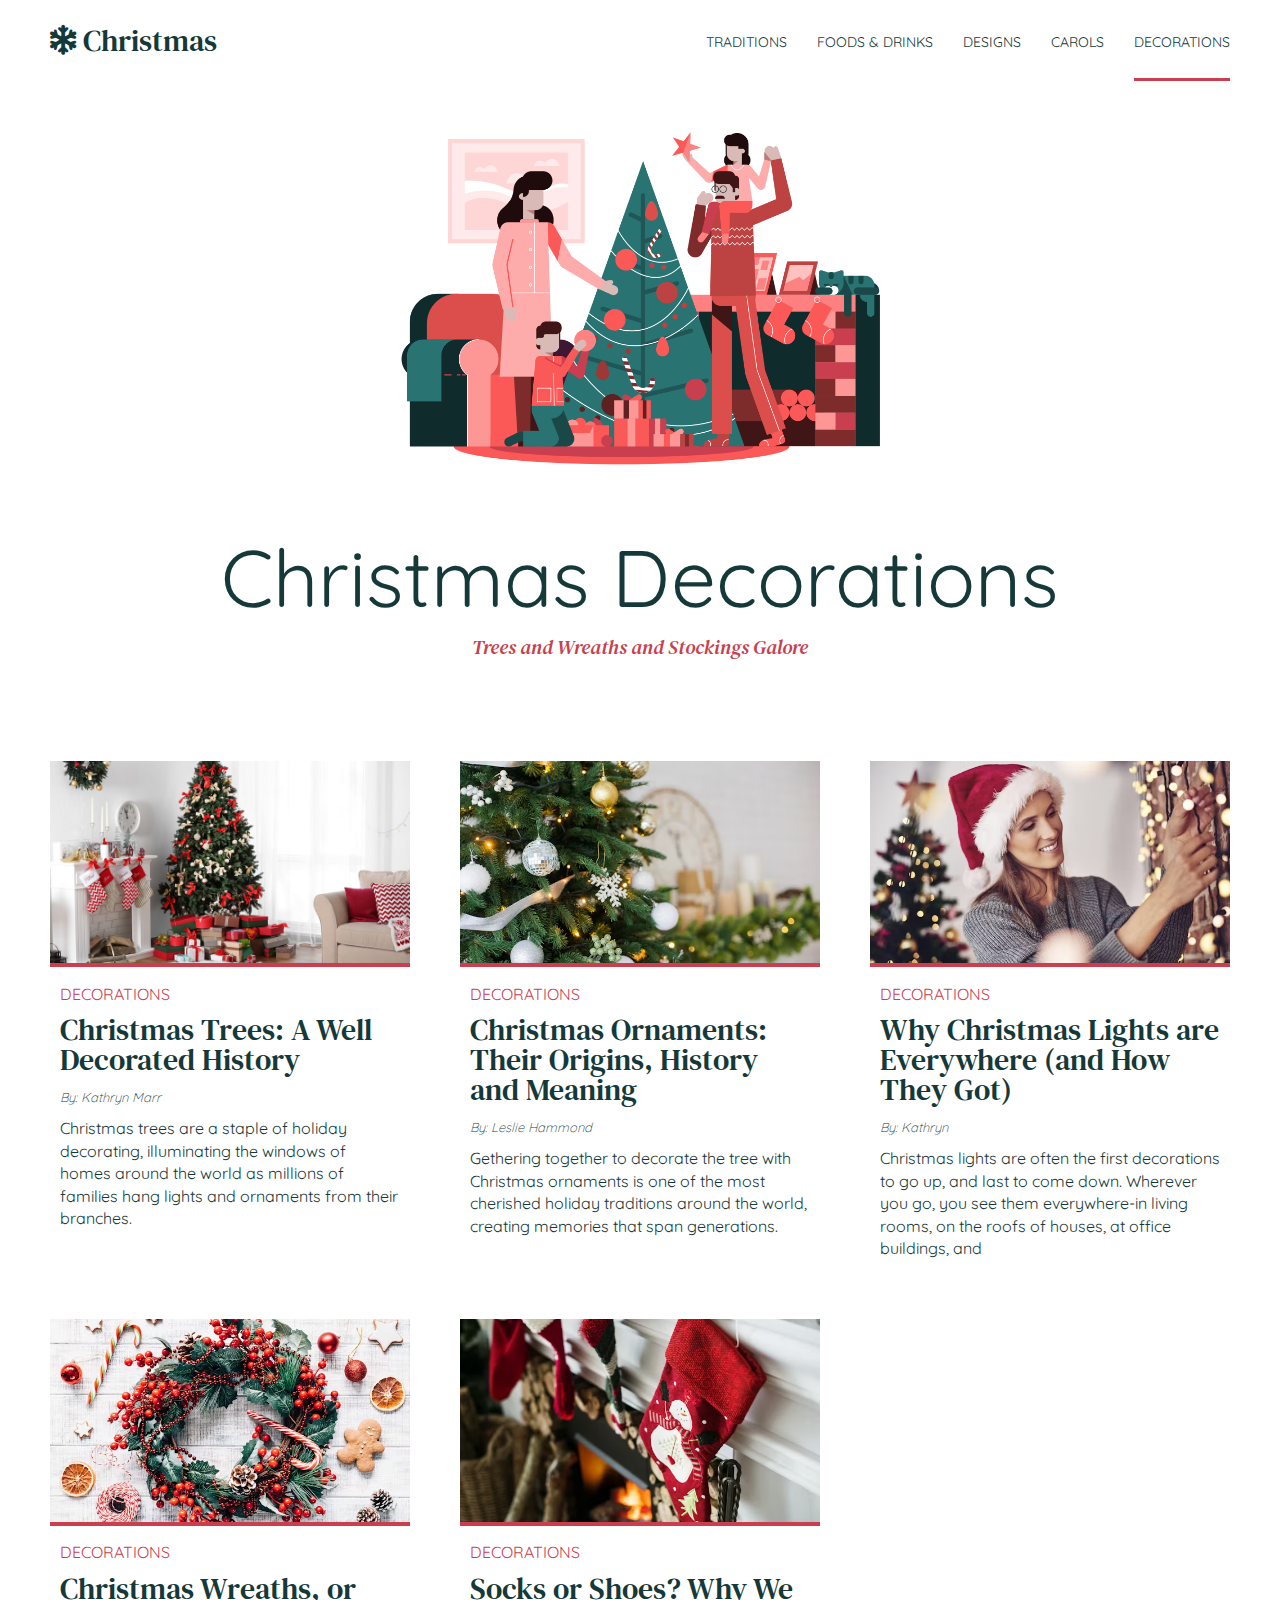
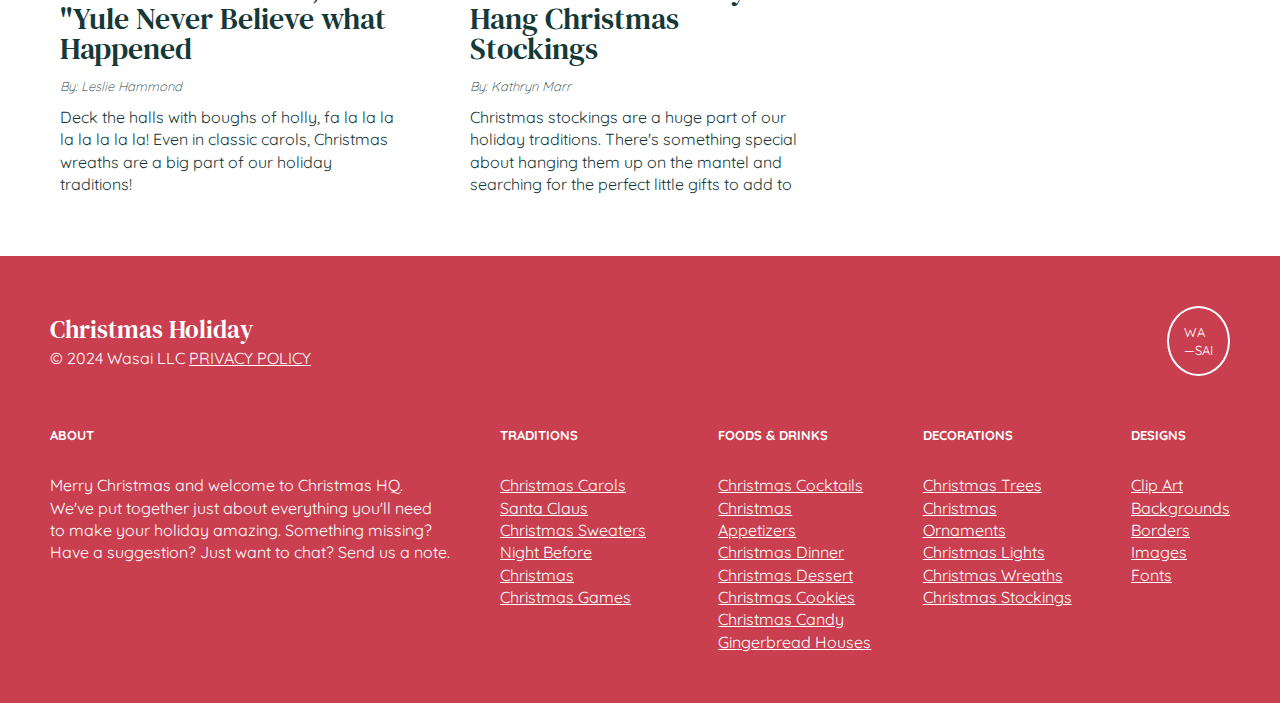
<file: decor.html>
<!DOCTYPE html>
<html lang="en">
  <head>
    <meta charset="UTF-8" />
    <meta name="viewport" content="width=device-width, initial-scale=1.0" />
    <title>Christmas Holiday</title>
    <link rel="icon" href="./IMG/logo.jpg" />
    <link rel="stylesheet" href="style.css" />
    <link
      rel="stylesheet"
      href="https://cdnjs.cloudflare.com/ajax/libs/font-awesome/6.7.1/css/all.min.css"
    />
  </head>
  <body>
    <!-- HEADER -->
    <header class="header">
      <div class="container">
        <div class="header__wrapper">
          <div class="header__logo">
            <a href="./index.html"
              ><i class="fa-solid fa-snowflake"></i> Christmas</a
            >
          </div>
          <ul class="header__nav">
            <li><a href="./tradition.html">Traditions</a></li>
            <li><a href="./foods&drinks.html">Foods & Drinks</a></li>
            <li><a href="./design.html">Designs</a></li>
            <li><a href="./carols.html">Carols</a></li>
            <li><a href="./decor.html" class="active">Decorations</a></li>
          </ul>
          <div class="toggle__menu">
            <span></span>
            <span></span>
            <span></span>
          </div>
        </div>
      </div>
    </header>

    <!-- BANNER -->
    <section class="decorBanner">
        <div class="container">
            <div class="decorBanner__wrapper">
                <img src="./IMG/christmas-decorations.png" alt="">
                <h1>Christmas Decorations</h1>
                <h2>
                    Trees and Wreaths and Stockings Galore
                </h2>
            </div>
        </div>
      </section>

    <!-- DECORATIONS -->
     <section class="cards">
      <div class="container">
        <div class="card__wrapper">
              <div class="cards">
                <img src="./IMG/christmas-trees.avif" alt="" />
                <div class="card__details">
                  <span>DECORATIONS</span>
                  <h3>
                    Christmas Trees: A Well Decorated History
                  </h3>
                  <small>By: Kathryn Marr</small>
                  <p>
                    Christmas trees are a staple of holiday decorating,
                    illuminating the windows of homes around the
                    world as millions of families hang lights and
                    ornaments from their branches.
                  </p>
                </div>
              </div>
              <div class="cards">
                <img src="./IMG/christmas-ornaments.avif" alt="" />
                <div class="card__details">
                  <span>DECORATIONS</span>
                  <h3>
                    Christmas Ornaments: Their Origins, History and Meaning
                  </h3>
                  <small>By: Leslie Hammond</small>
                  <p>
                    Gethering together to decorate the tree with
                    Christmas ornaments is one of the most cherished
                    holiday traditions around the world, creating
                    memories that span generations.
                  </p>
                </div>
              </div>
              <div class="cards">
                <img src="./IMG/christmas-lights.avif" alt="" />
                <div class="card__details">
                  <span>DECORATIONS</span>
                  <h3>
                    Why Christmas Lights are Everywhere (and How They Got)
                  </h3>
                  <small>By: Kathryn</small>
                  <p>
                    Christmas lights are often the first decorations to
                    go up, and last to come down. Wherever you go,
                    you see them everywhere-in living rooms, on the
                    roofs of houses, at office buildings, and
                  </p>
                </div>
              </div>
              <div class="cards">
                <img src="./IMG/christmas-wreaths.avif" alt="" />
                <div class="card__details">
                  <span>DECORATIONS</span>
                  <h3>
                    Christmas Wreaths, or "Yule Never Believe what Happened
                  </h3>
                  <small>By: Leslie Hammond</small>
                  <p>
                    Deck the halls with boughs of holly, fa la la la la la
                    la la la! Even in classic carols, Christmas wreaths
                    are a big part of our holiday traditions!
                  </p>
                </div>
              </div>
              <div class="cards">
                <img src="./IMG/christmas-stockings.avif" alt="" />
                <div class="card__details">
                  <span>DECORATIONS</span>
                  <h3>
                    Socks or Shoes? Why We Hang Christmas Stockings
                  </h3>
                  <small>By: Kathryn Marr</small>
                  <p>
                    Christmas stockings are a huge part of our holiday
                    traditions. There's something special about
                    hanging them up on the mantel and searching for
                    the perfect little gifts to add to
                  </p>
                </div>
              </div>
            </div>
          </div>
        </div>
      </div>
    </section>

    <!-- FOOTER -->
    <footer class="footer">
      <div class="container">
        <div class="footer__wrapper">
          <div class="footer__top">
            <ul>
              <li><h4>Christmas Holiday</h4></li>
              <li>© 2024 Wasai LLC <span>Privacy Policy</span></li>
            </ul>
            <p>
              WA <br />
              —SAI
            </p>
          </div>
          <div class="footer__links">
            <ul>
              <li><small>ABOUT</small></li>
              <li>
                <p>
                  Merry Christmas and welcome to Christmas HQ. We've put
                  together just about everything you'll need to make your
                  holiday amazing. Something missing? Have a suggestion? Just
                  want to chat? Send us a note.
                </p>
              </li>
            </ul>
            <div class="footer__links--a">
              <ul>
                <li><small>TRADITIONS</small></li>
                <li><a href="">Christmas Carols</a></li>
                <li><a href="">Santa Claus</a></li>
                <li><a href="">Christmas Sweaters</a></li>
                <li><a href="">Night Before Christmas</a></li>
                <li><a href="">Christmas Games</a></li>
              </ul>
              <ul>
                <li><small>FOODS & DRINKS</small></li>
                <li><a href="">Christmas Cocktails</a></li>
                <li><a href="">Christmas Appetizers</a></li>
                <li><a href="">Christmas Dinner</a></li>
                <li><a href="">Christmas Dessert</a></li>
                <li><a href="">Christmas Cookies</a></li>
                <li><a href="">Christmas Candy</a></li>
                <li><a href="">Gingerbread Houses</a></li>
              </ul>
            </div>
            <div class="footer__links--b">
              <ul>
                <li><small>DECORATIONS</small></li>
                <li><a href="">Christmas Trees</a></li>
                <li><a href="">Christmas Ornaments</a></li>
                <li><a href="">Christmas Lights</a></li>
                <li><a href="">Christmas Wreaths</a></li>
                <li><a href="">Christmas Stockings</a></li>
              </ul>
              <ul>
                <li><small>DESIGNS</small></li>
                <li><a href="">Clip Art</a></li>
                <li><a href="">Backgrounds</a></li>
                <li><a href="">Borders</a></li>
                <li><a href="">Images</a></li>
                <li><a href="">Fonts</a></li>
              </ul>
            </div>
          </div>
        </div>
      </div>
    </footer>

    <script src="./toggle__menu.js"></script>
  </body>
</html>
</file>
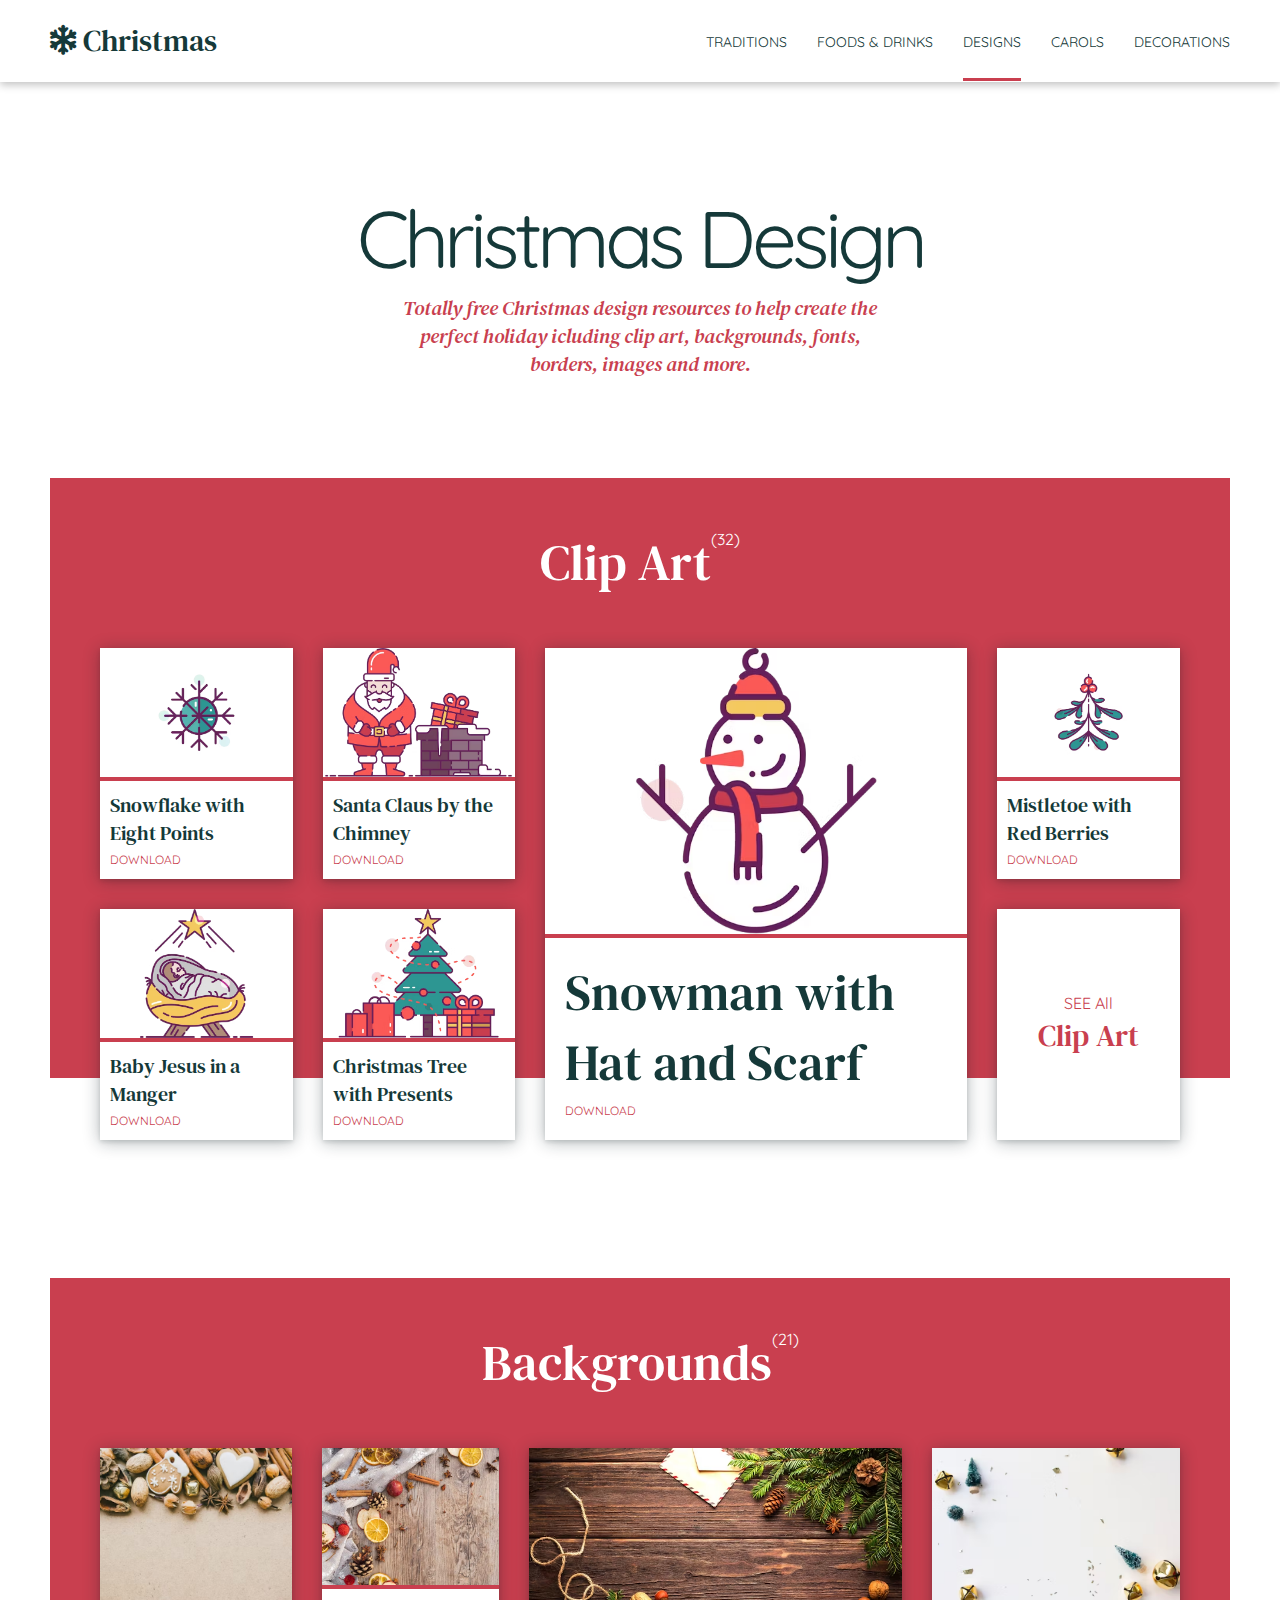
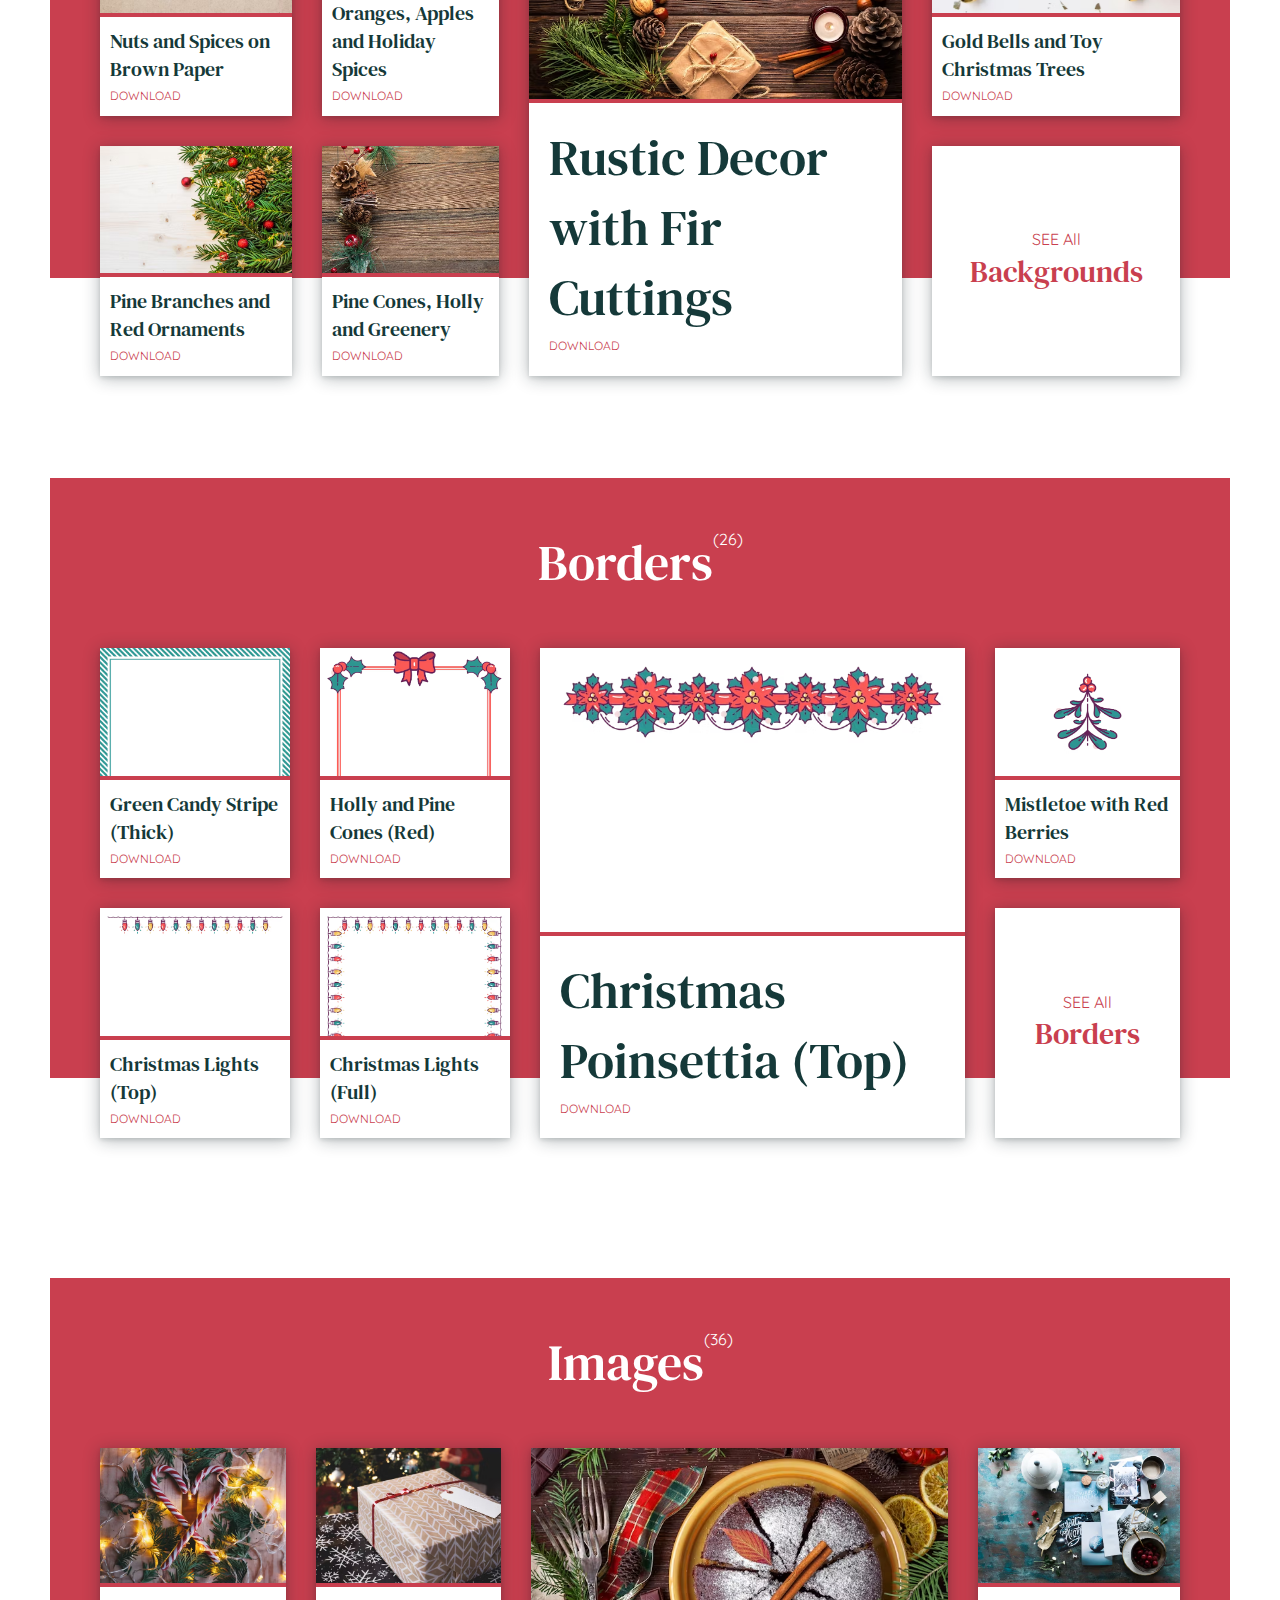
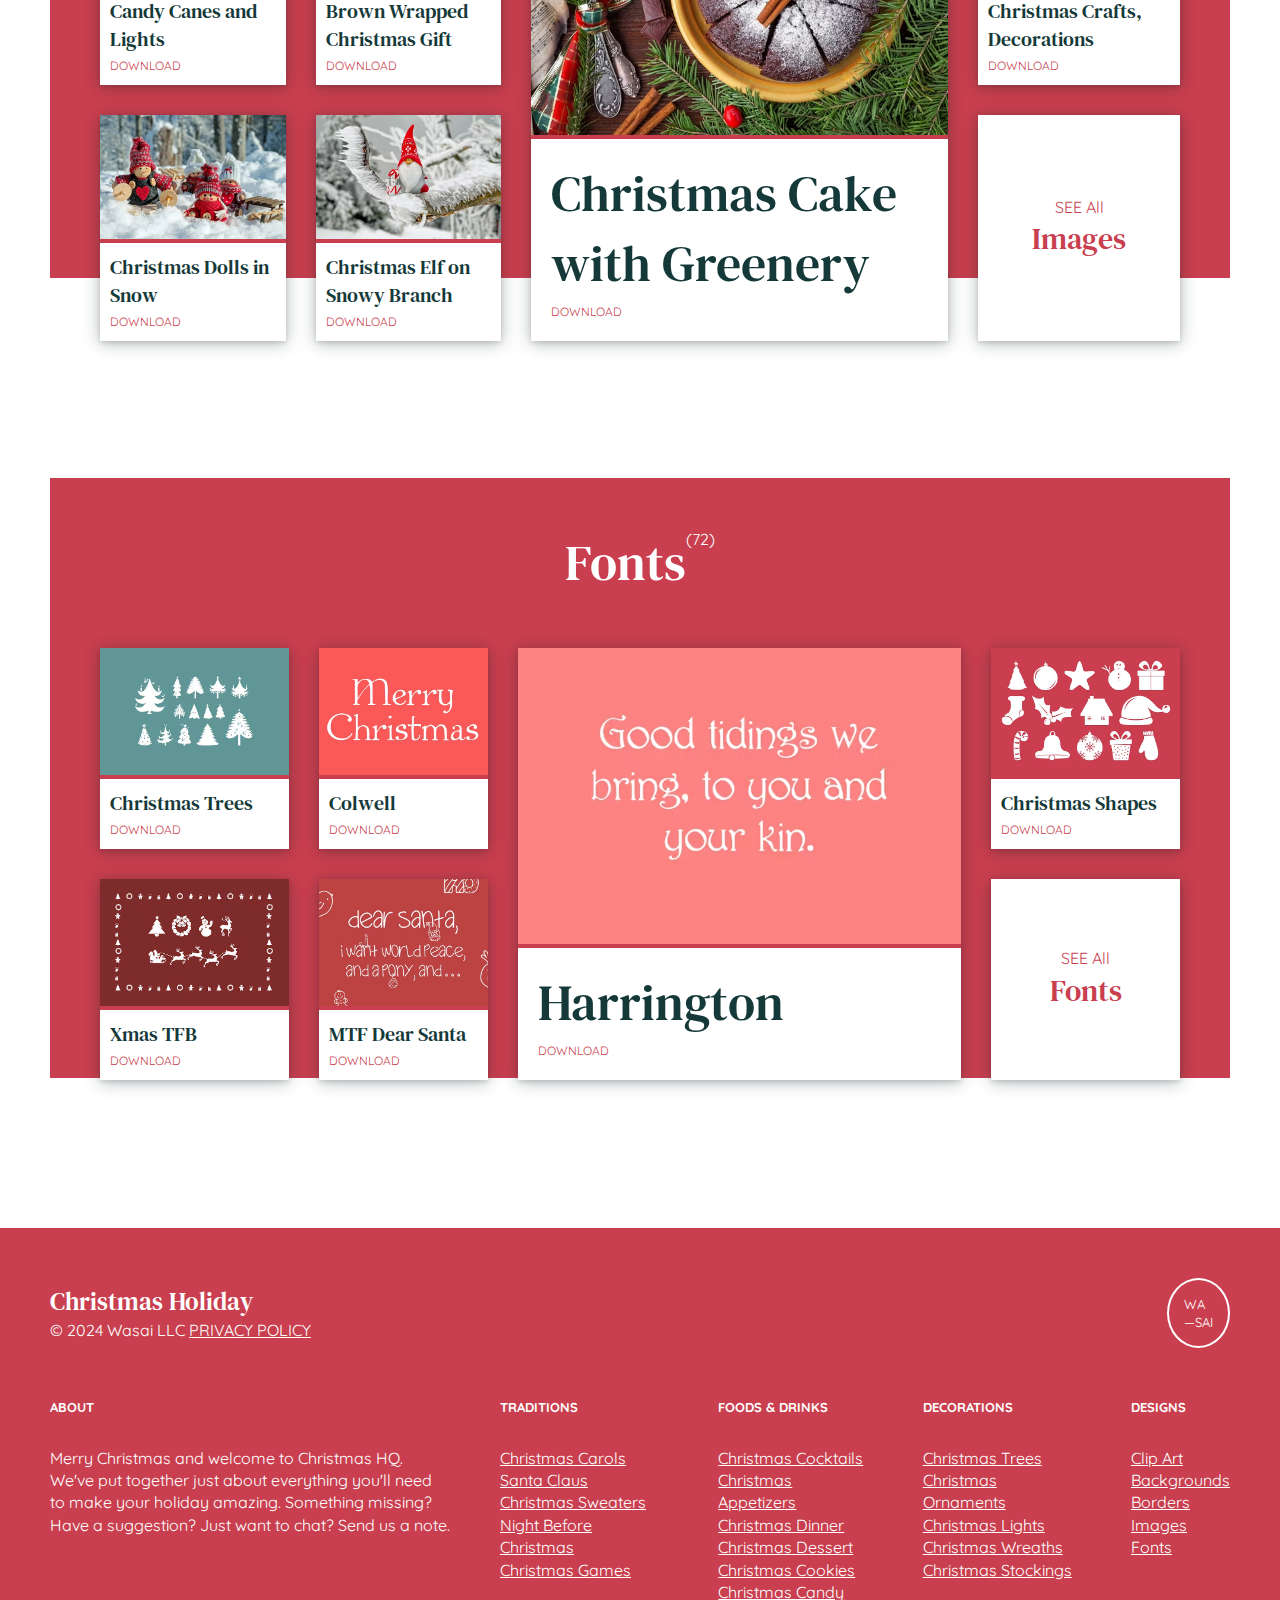
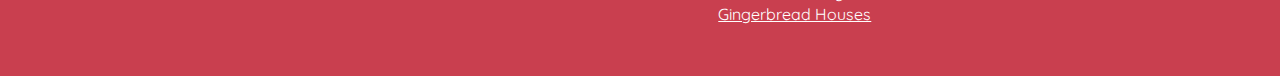
<file: design.html>
<!DOCTYPE html>
<html lang="en">
  <head>
    <meta charset="UTF-8" />
    <meta name="viewport" content="width=device-width, initial-scale=1.0" />
    <title>Christmas Holiday</title>
    <link rel="icon" href="./IMG/logo.jpg" />
    <link rel="stylesheet" href="style.css" />
    <link
      rel="stylesheet"
      href="https://cdnjs.cloudflare.com/ajax/libs/font-awesome/6.7.1/css/all.min.css"
    />
  </head>
  <body>
    <!-- HEADER -->
    <header class="header">
      <div class="container">
        <div class="header__wrapper">
          <div class="header__logo">
            <a href="./index.html"
              ><i class="fa-solid fa-snowflake"></i> Christmas</a
            >
          </div>
          <ul class="header__nav">
            <li><a href="./tradition.html">Traditions</a></li>
            <li><a href="./foods&drinks.html">Foods & Drinks</a></li>
            <li><a href="./design.html" class="active">Designs</a></li>
            <li><a href="./carols.html">Carols</a></li>
            <li><a href="./decor.html">Decorations</a></li>
          </ul>
          <div class="toggle__menu">
            <span></span>
            <span></span>
            <span></span>
          </div>
        </div>
      </div>
    </header>

    <!-- DESIGN BANNER -->
     <section class="designBanner">
        <div class="container">
            <div class="designBanner__wrapper">
                <h1>Christmas Design</h1>
                <h5>
                    Totally free Christmas design resources to help create the perfect 
                    holiday icluding clip art, backgrounds, fonts, borders, images and more.
                </h5>
            </div>
        </div>
     </section>

     <!-- CLIP ART -->
      <section class="art">
        <div class="container">
            <div class="art__wrapper">
                <div class="art__title">
                    <h2>Clip Art</h2>
                    <sup>(32)</sup>
                </div>

                <div class="art__content">
                    <div class="grid art--a">
                        <img src="./IMG/snowflake-with-eight-points.avif" alt="">
                        <div class="grid__text">
                            <h5>Snowflake with Eight Points</h5>
                            <a href="">DOWNLOAD</a>
                        </div>
                    </div>
                    <div class="grid art--b">
                        <img src="./IMG/baby-jesus-in-a-manger.avif" alt="">
                        <div class="grid__text">
                            <h5>Baby Jesus in a Manger</h5>
                            <a href="">DOWNLOAD</a>
                        </div>
                    </div>
                    <div class="grid art--c">
                        <img src="./IMG/santa-claus-by-the-chimney.avif" alt="">
                        <div class="grid__text">
                            <h5>Santa Claus by the Chimney</h5>
                            <a href="">DOWNLOAD</a>
                        </div>
                    </div>
                    <div class="grid art--d">
                        <img src="./IMG/christmas-tree-with-presents.avif" alt="">
                        <div class="grid__text">
                            <h5>Christmas Tree with Presents</h5>
                            <a href="">DOWNLOAD</a>
                        </div>
                    </div>
                    <div class="grid art--e">
                        <img src="./IMG/snowman-with-hat-and-scarf.avif" alt="">
                        <div class="grid__text">
                            <h2>Snowman with Hat and Scarf</h2>
                            <a href="">DOWNLOAD</a>
                        </div>
                    </div>
                    <div class="grid art--f">
                        <img src="./IMG/mistletoe-with-red-berries.avif" alt="">
                        <div class="grid__text">
                            <h5>Mistletoe with Red Berries</h5>
                            <a href="">DOWNLOAD</a>
                        </div>
                    </div>
                    <div class="grid art--g ">
                        <span>SEE All</span>
                        <h3>Clip Art</h3>
                    </div>
                </div>
            </div>
        </div>
      </section>

      <!-- BACKGROUNDS -->
      <section class="art">
        <div class="container">
            <div class="art__wrapper">
                <div class="art__title">
                    <h2>Backgrounds</h2>
                    <sup>(21)</sup>
                </div>

                <div class="art__content">
                    <div class="grid art--a">
                        <img src="./IMG/cookies-spices-nuts-cinnamon-light-brown-christmas-background.avif" alt="">
                        <div class="grid__text">
                            <h5>Nuts and Spices on Brown Paper</h5>
                            <a href="">DOWNLOAD</a>
                        </div>
                    </div>
                    <div class="grid art--b">
                        <img src="./IMG/pine-branches-red-ornaments-white-wood-christmas-background.avif" alt="">
                        <div class="grid__text">
                            <h5>Pine Branches and Red Ornaments</h5>
                            <a href="">DOWNLOAD</a>
                        </div>
                    </div>
                    <div class="grid art--c">
                        <img src="./IMG/oranges-apples-cinnamon-anise-wood-table-christmas-background.avif" alt="">
                        <div class="grid__text">
                            <h5>Oranges, Apples and Holiday Spices</h5>
                            <a href="">DOWNLOAD</a>
                        </div>
                    </div>
                    <div class="grid art--d">
                        <img src="./IMG/pine-cone-holly-berry-greenery-brown-wood-christmas-background.avif" alt="">
                        <div class="grid__text">
                            <h5>Pine Cones, Holly and Greenery</h5>
                            <a href="">DOWNLOAD</a>
                        </div>
                    </div>
                    <div class="grid art--e">
                        <img src="./IMG/rustic-vintage-twine-green-fir-wood-christmas-background.avif" alt="">
                        <div class="grid__text">
                            <h2>Rustic Decor with Fir Cuttings</h2>
                            <a href="">DOWNLOAD</a>
                        </div>
                    </div>
                    <div class="grid art--f">
                        <img src="./IMG/gold-bells-green-toy-trees-white-christmas-background.avif" alt="">
                        <div class="grid__text">
                            <h5>Gold Bells and Toy Christmas Trees</h5>
                            <a href="">DOWNLOAD</a>
                        </div>
                    </div>
                    <div class="grid art--g ">
                        <span>SEE All</span>
                        <h3>Backgrounds</h3>
                    </div>
                </div>
            </div>
        </div>
      </section> 

      <!-- BORDERS -->
       <section class="art">
        <div class="container">
            <div class="art__wrapper">
                <div class="art__title">
                    <h2>Borders</h2>
                    <sup>(26)</sup>
                </div>

                <div class="art__content">
                    <div class="grid art--a">
                        <img src="./IMG/green-candy-cane-stripe-thick-border.avif" alt="">
                        <div class="grid__text">
                            <h5>Green Candy Stripe (Thick)</h5>
                            <a href="">DOWNLOAD</a>
                        </div>
                    </div>
                    <div class="grid art--b">
                        <img src="./IMG/christmas-lights-top-border.avif" alt="">
                        <div class="grid__text">
                            <h5>Christmas Lights (Top)</h5>
                            <a href="">DOWNLOAD</a>
                        </div>
                    </div>
                    <div class="grid art--c">
                        <img src="./IMG/holly-pine-cone-bow-red-border.avif" alt="">
                        <div class="grid__text">
                            <h5>Holly and Pine Cones (Red)</h5>
                            <a href="">DOWNLOAD</a>
                        </div>
                    </div>
                    <div class="grid art--d">
                        <img src="./IMG/christmas-lights-full-border.avif" alt="">
                        <div class="grid__text">
                            <h5>Christmas Lights (Full)</h5>
                            <a href="">DOWNLOAD</a>
                        </div>
                    </div>
                    <div class="grid art--e">
                        <img src="./IMG/christmas-poinsettia-top-bottom-border.avif" alt="">
                        <div class="grid__text">
                            <h2>Christmas Poinsettia (Top)</h2>
                            <a href="">DOWNLOAD</a>
                        </div>
                    </div>
                    <div class="grid art--f">
                        <img src="./IMG/mistletoe-with-red-berries.avif" alt="">
                        <div class="grid__text">
                            <h5>Mistletoe with Red Berries</h5>
                            <a href="">DOWNLOAD</a>
                        </div>
                    </div>
                    <div class="grid art--g ">
                        <span>SEE All</span>
                        <h3>Borders</h3>
                    </div>
                </div>
            </div>
        </div>
      </section>

      <!-- IMAGES -->
       <section class="art">
        <div class="container">
            <div class="art__wrapper">
                <div class="art__title">
                    <h2>Images</h2>
                    <sup>(36)</sup>
                </div>

                <div class="art__content">
                    <div class="grid art--a">
                        <img src="./IMG/candy-canes-and-christmas-lights.avif" alt="">
                        <div class="grid__text">
                            <h5>Candy Canes and Lights</h5>
                            <a href="">DOWNLOAD</a>
                        </div>
                    </div>
                    <div class="grid art--b">
                        <img src="./IMG/christmas-dolls-in-snowy-landscape.avif" alt="">
                        <div class="grid__text">
                            <h5>Christmas Dolls in Snow</h5>
                            <a href="">DOWNLOAD</a>
                        </div>
                    </div>
                    <div class="grid art--c">
                        <img src="./IMG/brown-wrapped-christmas-gift-on-snowflake-background.avif" alt="">
                        <div class="grid__text">
                            <h5>Brown Wrapped Christmas Gift</h5>
                            <a href="">DOWNLOAD</a>
                        </div>
                    </div>
                    <div class="grid art--d">
                        <img src="./IMG/christmas-elf-on-snowy-branch.avif" alt="">
                        <div class="grid__text">
                            <h5>Christmas Elf on Snowy Branch</h5>
                            <a href="">DOWNLOAD</a>
                        </div>
                    </div>
                    <div class="grid art--e">
                        <img src="./IMG/christmas-cake-with-sprigs-of-fir.avif" alt="">
                        <div class="grid__text">
                            <h2>Christmas Cake with Greenery</h2>
                            <a href="">DOWNLOAD</a>
                        </div>
                    </div>
                    <div class="grid art--f">
                        <img src="./IMG/christmas-crafts-and-decorations.avif" alt="">
                        <div class="grid__text">
                            <h5>Christmas Crafts, Decorations</h5>
                            <a href="">DOWNLOAD</a>
                        </div>
                    </div>
                    <div class="grid art--g ">
                        <span>SEE All</span>
                        <h3>Images</h3>
                    </div>
                </div>
            </div>
        </div>
      </section>

      <!-- FONTS -->
       <section class="art">
        <div class="container">
            <div class="art__wrapper">
                <div class="art__title">
                    <h2>Fonts</h2>
                    <sup>(72)</sup>
                </div>

                <div class="art__content">
                    <div class="grid art--a">
                        <img src="./IMG/christmas-trees-christmas-font.avif" alt="">
                        <div class="grid__text">
                            <h5>Christmas Trees</h5>
                            <a href="">DOWNLOAD</a>
                        </div>
                    </div>
                    <div class="grid art--b">
                        <img src="./IMG/xmas-tfb-christmas-font.avif" alt="">
                        <div class="grid__text">
                            <h5>Xmas TFB</h5>
                            <a href="">DOWNLOAD</a>
                        </div>
                    </div>
                    <div class="grid art--c">
                        <img src="./IMG/colwell-christmas-font.avif" alt="">
                        <div class="grid__text">
                            <h5>Colwell</h5>
                            <a href="">DOWNLOAD</a>
                        </div>
                    </div>
                    <div class="grid art--d">
                        <img src="./IMG/mtf-dear-santa-christmas-font.avif" alt="">
                        <div class="grid__text">
                            <h5>MTF Dear Santa</h5>
                            <a href="">DOWNLOAD</a>
                        </div>
                    </div>
                    <div class="grid art--e">
                        <img src="./IMG/harrington-christmas-font.avif" alt="">
                        <div class="grid__text">
                            <h2>Harrington</h2>
                            <a href="">DOWNLOAD</a>
                        </div>
                    </div>
                    <div class="grid art--f">
                        <img src="./IMG/christmas-shapes-christmas-font.avif" alt="">
                        <div class="grid__text">
                            <h5>Christmas Shapes</h5>
                            <a href="">DOWNLOAD</a>
                        </div>
                    </div>
                    <div class="grid art--g ">
                        <span>SEE All</span>
                        <h3>Fonts</h3>
                    </div>
                </div>
            </div>
        </div>
      </section>

    <!-- FOOTER -->
    <footer class="footer">
      <div class="container">
        <div class="footer__wrapper">
          <div class="footer__top">
            <ul>
              <li><h4>Christmas Holiday</h4></li>
              <li>© 2024 Wasai LLC <span>Privacy Policy</span></li>
            </ul>
            <p>
              WA <br />
              —SAI
            </p>
          </div>
          <div class="footer__links">
            <ul>
              <li><small>ABOUT</small></li>
              <li>
                <p>
                  Merry Christmas and welcome to Christmas HQ. We've put
                  together just about everything you'll need to make your
                  holiday amazing. Something missing? Have a suggestion? Just
                  want to chat? Send us a note.
                </p>
              </li>
            </ul>
            <div class="footer__links--a">
              <ul>
                <li><small>TRADITIONS</small></li>
                <li><a href="">Christmas Carols</a></li>
                <li><a href="">Santa Claus</a></li>
                <li><a href="">Christmas Sweaters</a></li>
                <li><a href="">Night Before Christmas</a></li>
                <li><a href="">Christmas Games</a></li>
              </ul>
              <ul>
                <li><small>FOODS & DRINKS</small></li>
                <li><a href="">Christmas Cocktails</a></li>
                <li><a href="">Christmas Appetizers</a></li>
                <li><a href="">Christmas Dinner</a></li>
                <li><a href="">Christmas Dessert</a></li>
                <li><a href="">Christmas Cookies</a></li>
                <li><a href="">Christmas Candy</a></li>
                <li><a href="">Gingerbread Houses</a></li>
              </ul>
            </div>
            <div class="footer__links--b">
              <ul>
                <li><small>DECORATIONS</small></li>
                <li><a href="">Christmas Trees</a></li>
                <li><a href="">Christmas Ornaments</a></li>
                <li><a href="">Christmas Lights</a></li>
                <li><a href="">Christmas Wreaths</a></li>
                <li><a href="">Christmas Stockings</a></li>
              </ul>
              <ul>
                <li><small>DESIGNS</small></li>
                <li><a href="">Clip Art</a></li>
                <li><a href="">Backgrounds</a></li>
                <li><a href="">Borders</a></li>
                <li><a href="">Images</a></li>
                <li><a href="">Fonts</a></li>
              </ul>
            </div>
          </div>
        </div>
      </div>
    </footer>

    <script src="./toggle__menu.js"></script>
  </body>
</html>
</file>
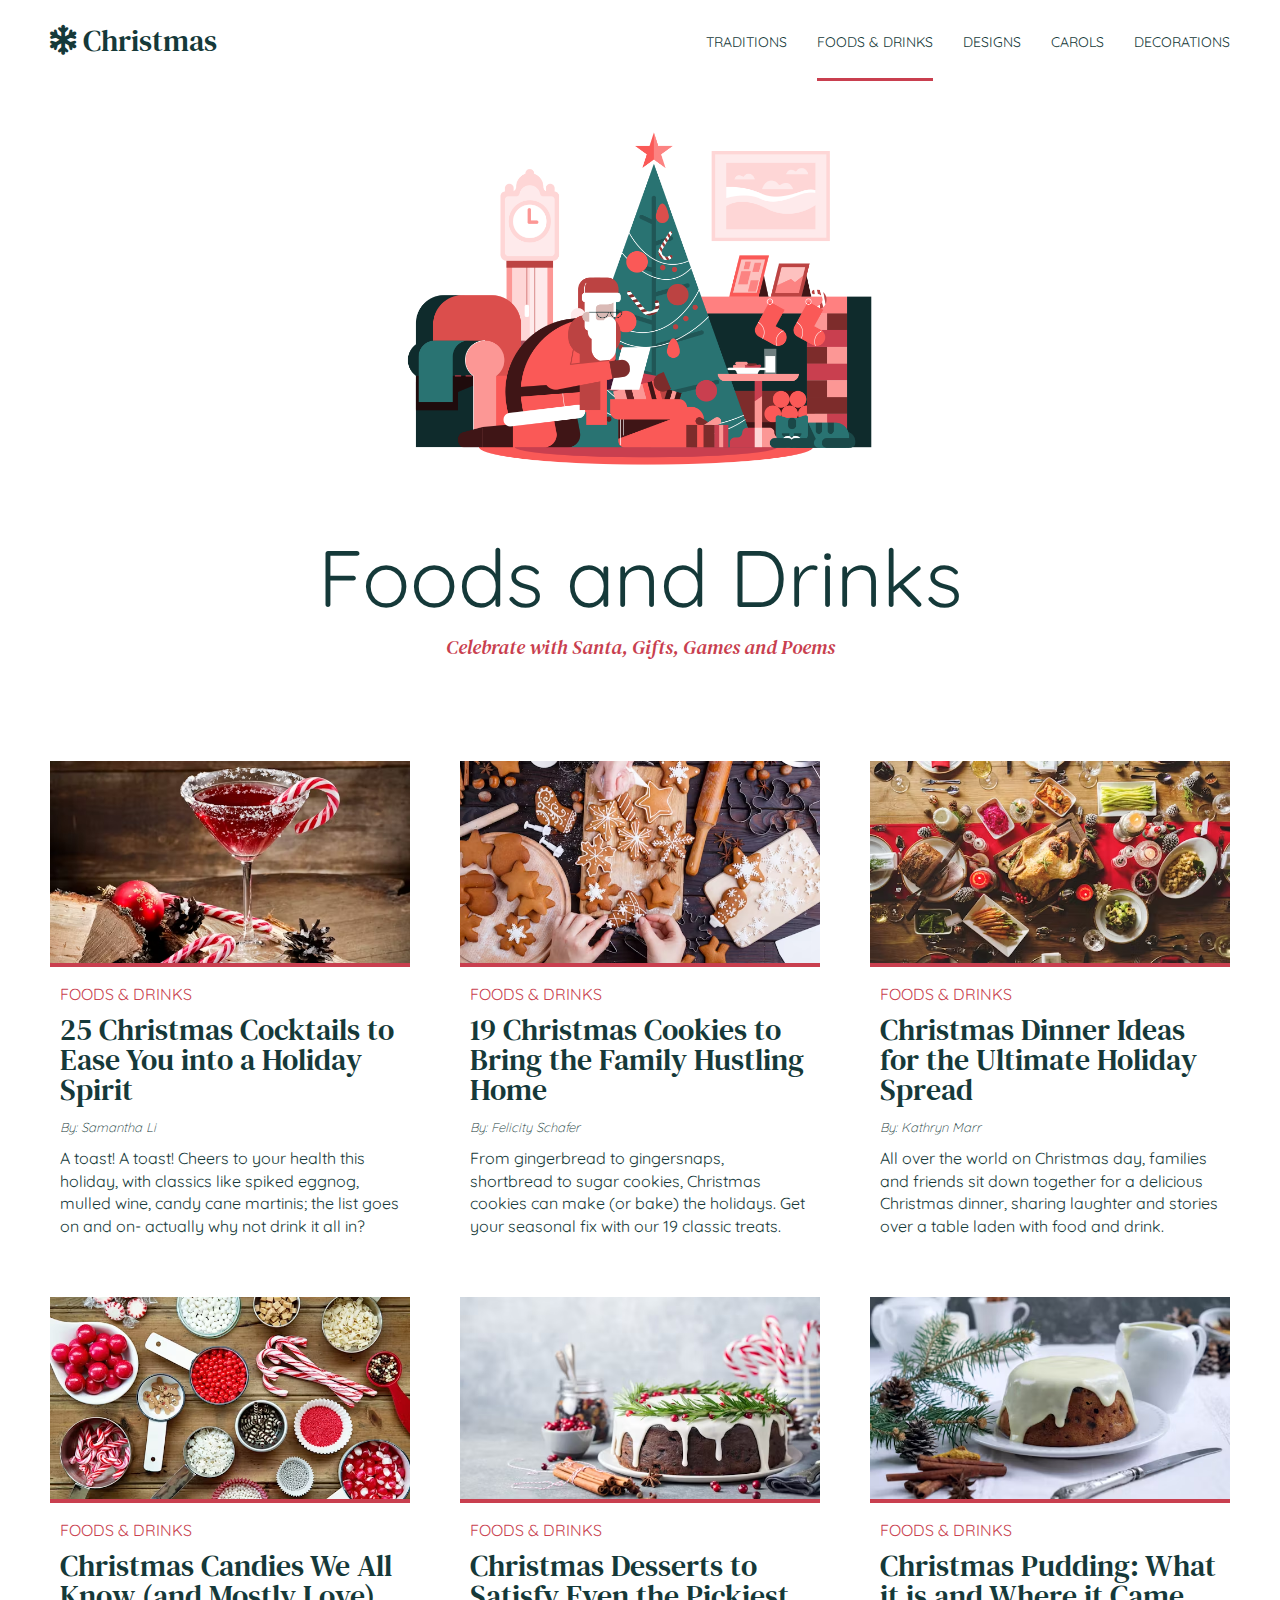
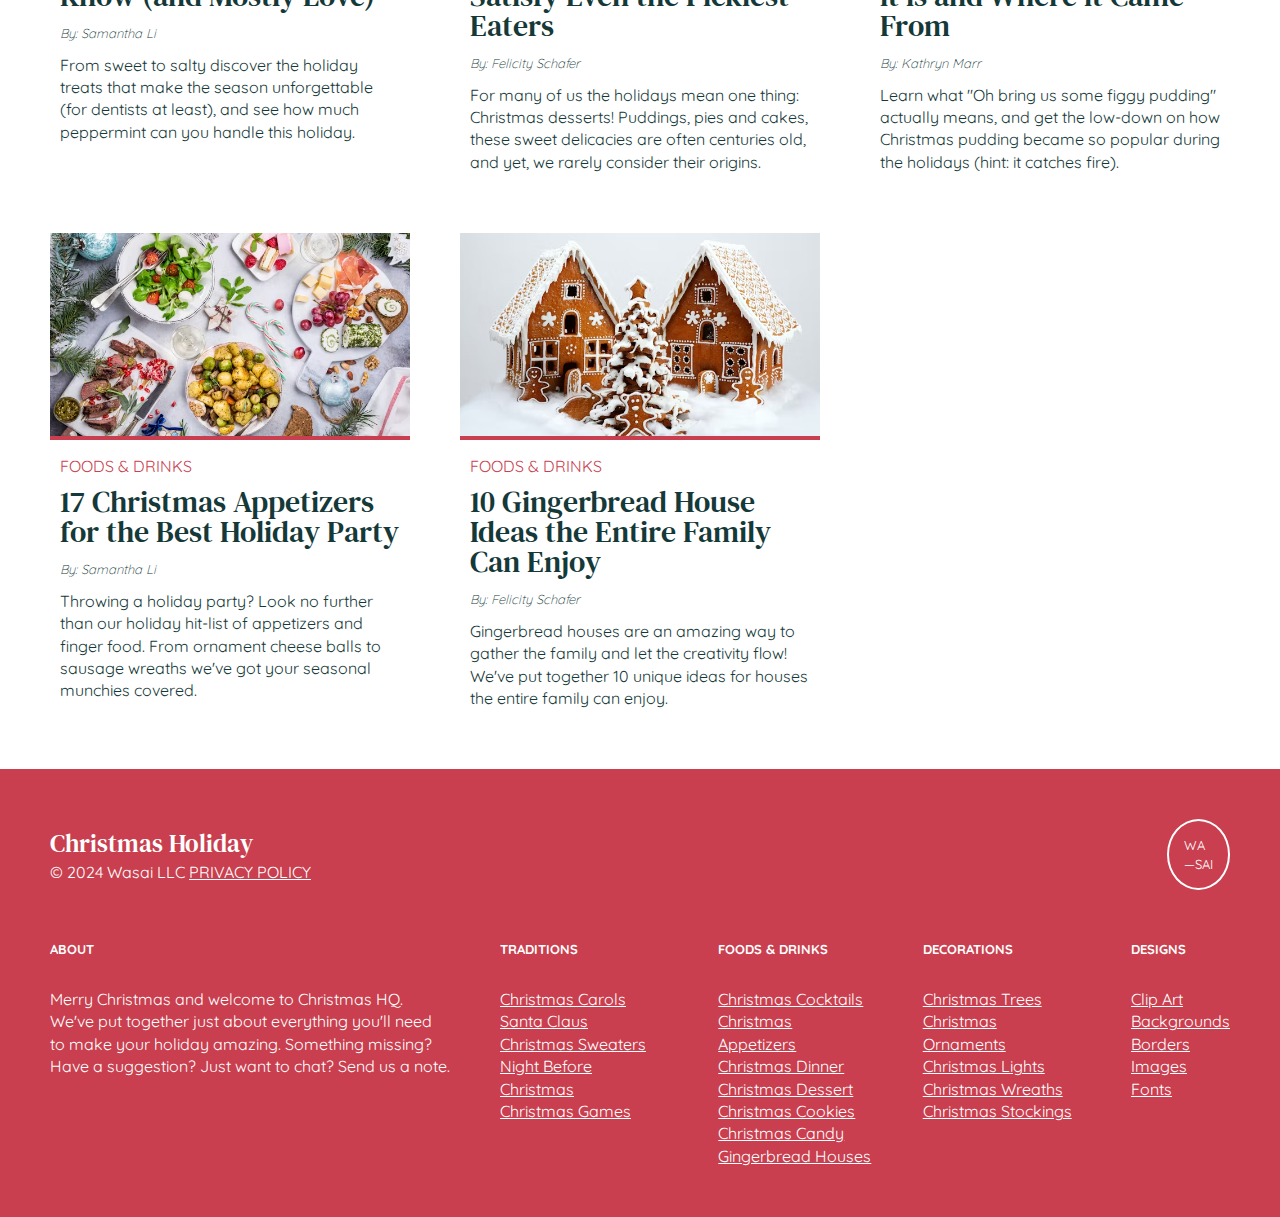
<file: foods&drinks.html>
<!DOCTYPE html>
<html lang="en">
  <head>
    <meta charset="UTF-8" />
    <meta name="viewport" content="width=device-width, initial-scale=1.0" />
    <title>Christmas Holiday</title>
    <link rel="icon" href="./IMG/logo.jpg" />
    <link rel="stylesheet" href="style.css" />
    <link
      rel="stylesheet"
      href="https://cdnjs.cloudflare.com/ajax/libs/font-awesome/6.7.1/css/all.min.css"
    />
  </head>
  <body>
    <!-- HEADER -->
    <header class="header">
      <div class="container">
        <div class="header__wrapper">
          <div class="header__logo">
            <a href="./index.html"
              ><i class="fa-solid fa-snowflake"></i> Christmas</a
            >
          </div>
          <ul class="header__nav">
            <li><a href="./tradition.html">Traditions</a></li>
            <li><a href="./foods&drinks.html" class="active">Foods & Drinks</a></li>
            <li><a href="./design.html" >Designs</a></li>
            <li><a href="./carols.html">Carols</a></li>
            <li><a href="./decor.html">Decorations</a></li>
          </ul>
          <div class="toggle__menu">
            <span></span>
            <span></span>
            <span></span>
          </div>
        </div>
      </div>
    </header>

    <!-- BANNER -->
    <section class="foodsanddrinksBanner">
        <div class="container">
            <div class="foodsanddrinksBanner__wrapper">
                <img src="./IMG/christmas-traditions.png" alt="">
                <h1>Foods and Drinks</h1>
                <h2>
                    Celebrate with Santa, Gifts, Games and Poems
                </h2>
            </div>
        </div>
      </section>

    <!-- FOODS & DRINKS -->
     <section class="cards">
      <div class="container">
        <div class="card__wrapper">
              <div class="cards">
                <img src="./IMG/christmas-cocktails.avif" alt="" />
                <div class="card__details">
                  <span>FOODS & DRINKS</span>
                  <h3>
                    25 Christmas Cocktails to Ease You into a Holiday Spirit
                  </h3>
                  <small>By: Samantha Li</small>
                  <p>
                    A toast! A toast! Cheers to your health this holiday,
                    with classics like spiked eggnog, mulled wine,
                    candy cane martinis; the list goes on and on-
                    actually why not drink it all in?
                  </p>
                </div>
              </div>
              <div class="cards">
                <img src="./IMG/christmas-cookies.avif" alt="" />
                <div class="card__details">
                  <span>FOODS & DRINKS</span>
                  <h3>
                    19 Christmas Cookies to Bring the Family Hustling Home
                  </h3>
                  <small>By: Felicity Schafer</small>
                  <p>
                    From gingerbread to gingersnaps, shortbread to
                    sugar cookies, Christmas cookies can make (or
                    bake) the holidays. Get your seasonal fix with our
                    19 classic treats.
                  </p>
                </div>
              </div>
              <div class="cards">
                <img src="./IMG/christmas-dinner.avif" alt="" />
                <div class="card__details">
                  <span>FOODS & DRINKS</span>
                  <h3>
                    Christmas Dinner Ideas for the Ultimate Holiday Spread
                  </h3>
                  <small>By: Kathryn Marr</small>
                  <p>
                    All over the world on Christmas day, families and
                    friends sit down together for a delicious Christmas
                    dinner, sharing laughter and stories over a table
                    laden with food and drink.
                  </p>
                </div>
              </div>
              <div class="cards">
                <img src="./IMG/christmas-candy.avif" alt="" />
                <div class="card__details">
                  <span>FOODS & DRINKS</span>
                  <h3>
                    Christmas Candies We All Know (and Mostly Love)
                  </h3>
                  <small>By: Samantha Li</small>
                  <p>
                    From sweet to salty discover the holiday treats
                    that make the season unforgettable (for dentists at
                    least), and see how much peppermint can you
                    handle this holiday.
                  </p>
                </div>
              </div>

              <div class="cards">
                <img src="./IMG/christmas-desserts.avif" alt="" />
                <div class="card__details">
                  <span>FOODS & DRINKS</span>
                  <h3>
                    Christmas Desserts to Satisfy Even the Pickiest Eaters
                  </h3>
                  <small>By: Felicity Schafer</small>
                  <p>
                    For many of us the holidays mean one thing:
                    Christmas desserts! Puddings, pies and cakes,
                    these sweet delicacies are often centuries old, and
                    yet, we rarely consider their origins.
                  </p>
                </div>
              </div>
              <div class="cards">
                <img src="./IMG/christmas-pudding.avif" alt="" />
                <div class="card__details">
                  <span>FOODS & DRINKS</span>
                  <h3>
                    Christmas Pudding: What it is and Where it Came From
                  </h3>
                  <small>By: Kathryn Marr</small>
                  <p>
                    Learn what "Oh bring us some figgy pudding"
                    actually means, and get the low-down on how
                    Christmas pudding became so popular during the
                    holidays (hint: it catches fire).
                  </p>
                </div>
              </div>
              <div class="cards">
                <img src="./IMG/christmas-appetizers.avif" alt="" />
                <div class="card__details">
                  <span>FOODS & DRINKS</span>
                  <h3>
                    17 Christmas Appetizers for the Best Holiday Party
                  </h3>
                  <small>By: Samantha Li</small>
                  <p>
                    Throwing a holiday party? Look no further than
                    our holiday hit-list of appetizers and finger food.
                    From ornament cheese balls to sausage wreaths
                    we've got your seasonal munchies covered.
                  </p>
                </div>
              </div>
              <div class="cards">
                <img src="./IMG/gingerbread-houses.avif" alt="" />
                <div class="card__details">
                  <span>FOODS & DRINKS</span>
                  <h3>
                    10 Gingerbread House Ideas the Entire Family Can Enjoy
                  </h3>
                  <small>By: Felicity Schafer</small>
                  <p>
                    Gingerbread houses are an amazing way to gather
                    the family and let the creativity flow! We've put
                    together 10 unique ideas for houses the entire
                    family can enjoy.
                  </p>
                </div>
              </div>
            </div>
          </div>
        </div>
      </div>
    </section>

    <!-- FOOTER -->
    <footer class="footer">
      <div class="container">
        <div class="footer__wrapper">
          <div class="footer__top">
            <ul>
              <li><h4>Christmas Holiday</h4></li>
              <li>© 2024 Wasai LLC <span>Privacy Policy</span></li>
            </ul>
            <p>
              WA <br />
              —SAI
            </p>
          </div>
          <div class="footer__links">
            <ul>
              <li><small>ABOUT</small></li>
              <li>
                <p>
                  Merry Christmas and welcome to Christmas HQ. We've put
                  together just about everything you'll need to make your
                  holiday amazing. Something missing? Have a suggestion? Just
                  want to chat? Send us a note.
                </p>
              </li>
            </ul>
            <div class="footer__links--a">
              <ul>
                <li><small>TRADITIONS</small></li>
                <li><a href="">Christmas Carols</a></li>
                <li><a href="">Santa Claus</a></li>
                <li><a href="">Christmas Sweaters</a></li>
                <li><a href="">Night Before Christmas</a></li>
                <li><a href="">Christmas Games</a></li>
              </ul>
              <ul>
                <li><small>FOODS & DRINKS</small></li>
                <li><a href="">Christmas Cocktails</a></li>
                <li><a href="">Christmas Appetizers</a></li>
                <li><a href="">Christmas Dinner</a></li>
                <li><a href="">Christmas Dessert</a></li>
                <li><a href="">Christmas Cookies</a></li>
                <li><a href="">Christmas Candy</a></li>
                <li><a href="">Gingerbread Houses</a></li>
              </ul>
            </div>
            <div class="footer__links--b">
              <ul>
                <li><small>DECORATIONS</small></li>
                <li><a href="">Christmas Trees</a></li>
                <li><a href="">Christmas Ornaments</a></li>
                <li><a href="">Christmas Lights</a></li>
                <li><a href="">Christmas Wreaths</a></li>
                <li><a href="">Christmas Stockings</a></li>
              </ul>
              <ul>
                <li><small>DESIGNS</small></li>
                <li><a href="">Clip Art</a></li>
                <li><a href="">Backgrounds</a></li>
                <li><a href="">Borders</a></li>
                <li><a href="">Images</a></li>
                <li><a href="">Fonts</a></li>
              </ul>
            </div>
          </div>
        </div>
      </div>
    </footer>

    <script src="./toggle__menu.js"></script>
  </body>
</html>
</file>
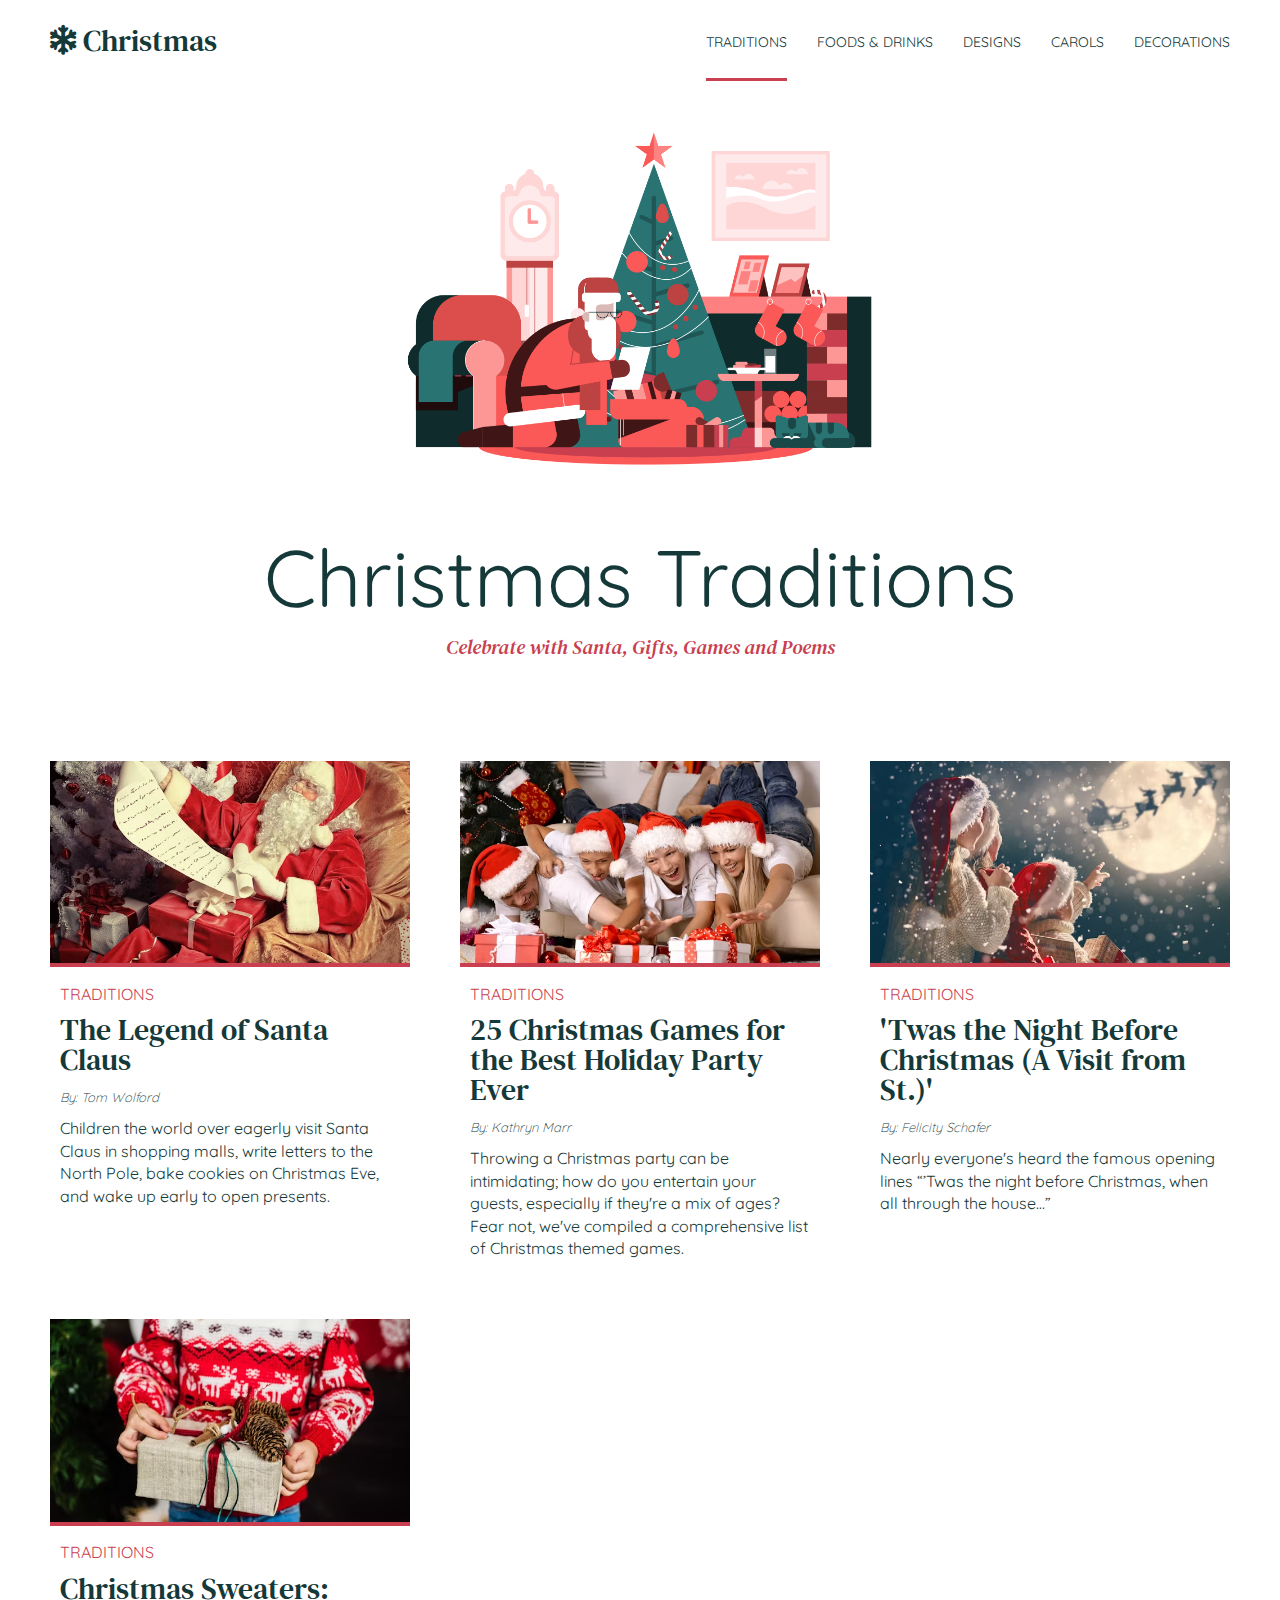
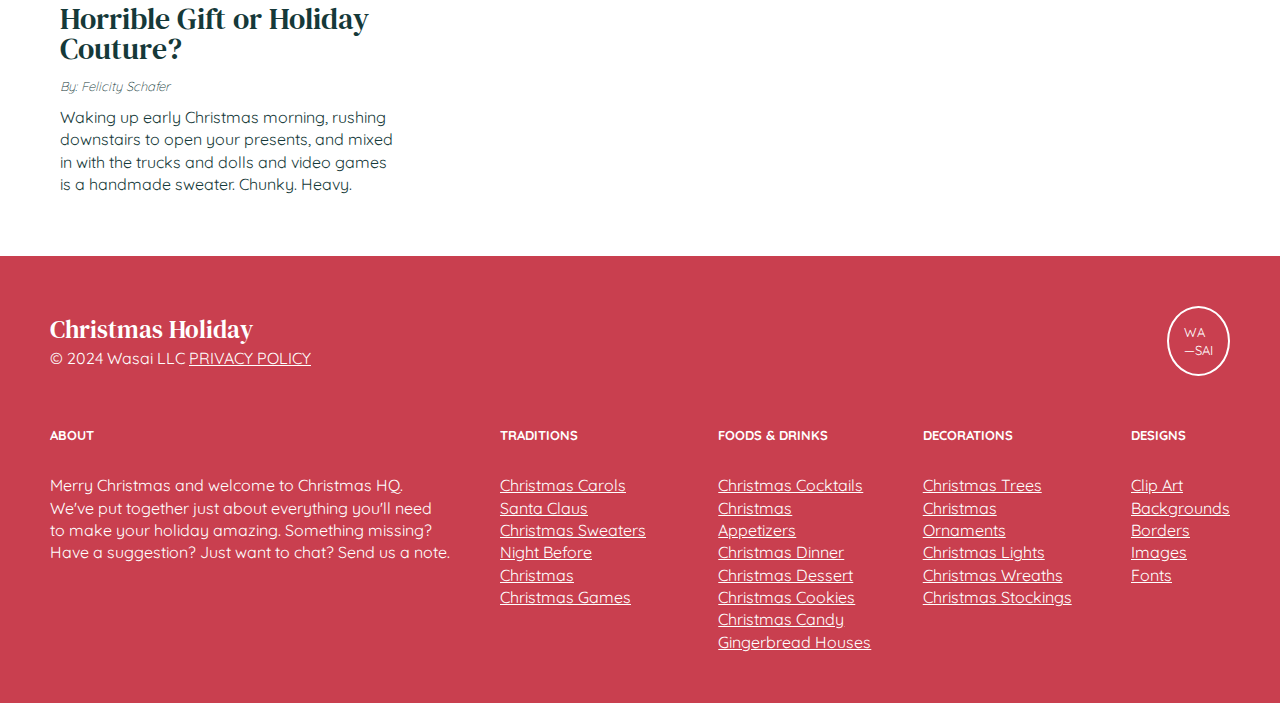
<file: tradition.html>
<!DOCTYPE html>
<html lang="en">
  <head>
    <meta charset="UTF-8" />
    <meta name="viewport" content="width=device-width, initial-scale=1.0" />
    <title>Christmas Holiday</title>
    <link rel="icon" href="./IMG/logo.jpg" />
    <link rel="stylesheet" href="style.css" />
    <link
      rel="stylesheet"
      href="https://cdnjs.cloudflare.com/ajax/libs/font-awesome/6.7.1/css/all.min.css"
    />
  </head>
  <body>
    <!-- HEADER -->
    <header class="header">
      <div class="container">
        <div class="header__wrapper">
          <div class="header__logo">
            <a href="./index.html"
              ><i class="fa-solid fa-snowflake"></i> Christmas</a
            >
          </div>
          <ul class="header__nav">
            <li><a href="./tradition.html" class="active">Traditions</a></li>
            <li><a href="./foods&drinks.html">Foods & Drinks</a></li>
            <li><a href="./design.html" >Designs</a></li>
            <li><a href="./carols.html">Carols</a></li>
            <li><a href="./decor.html">Decorations</a></li>
          </ul>
          <div class="toggle__menu">
            <span></span>
            <span></span>
            <span></span>
          </div>
        </div>
      </div>
    </header>

      <!-- BANNER -->
      <section class="traditionBanner">
        <div class="container">
            <div class="traditionBanner__wrapper">
                <img src="./IMG/christmas-traditions.png" alt="">
                <h1>Christmas Traditions</h1>
                <h2>
                    Celebrate with Santa, Gifts, Games and Poems
                </h2>
            </div>
        </div>
      </section>

      <!-- TRADITION -->
       <section class="cards">
      <div class="container">
        <div class="card__wrapper">
              <div class="cards">
                <img src="./IMG/santa-claus.avif" alt="" />
                <div class="card__details">
                  <span>TRADITIONS</span>
                  <h3>
                    The Legend of Santa Claus
                  </h3>
                  <small>By: Tom Wolford</small>
                  <p>
                    Children the world over eagerly visit Santa Claus in
                    shopping malls, write letters to the North Pole, bake
                    cookies on Christmas Eve, and wake up early to
                    open presents.
                  </p>
                </div>
              </div>
              <div class="cards">
                <img src="./IMG/christmas-games.avif" alt="" />
                <div class="card__details">
                  <span>TRADITIONS</span>
                  <h3>
                    25 Christmas Games for the Best Holiday Party Ever
                  </h3>
                  <small>By: Kathryn Marr</small>
                  <p>
                    Throwing a Christmas party can be intimidating;
                    how do you entertain your guests, especially if
                    they're a mix of ages? Fear not, we've compiled a
                    comprehensive list of Christmas themed games.
                  </p>
                </div>
              </div>
              <div class="cards">
                <img src="./IMG/twas-the-night-before-christmas.avif" alt="" />
                <div class="card__details">
                  <span>TRADITIONS</span>
                  <h3>
                    'Twas the Night Before <br>
                     Christmas (A Visit from St.)'
                  </h3>
                  <small>By: Felicity Schafer</small>
                  <p>
                    Nearly everyone's heard the famous opening lines
                    “’Twas the night before Christmas, when all through
                    the house…”
                  </p>
                </div>
              </div>
              <div class="cards">
                <img src="./IMG/christmas-sweaters.avif" alt="" />
                <div class="card__details">
                  <span>TRADITIONS</span>
                  <h3>
                    Christmas Sweaters: <br> Horrible Gift or Holiday <br> Couture?
                  </h3>
                  <small>By: Felicity Schafer</small>
                  <p>
                    Waking up early Christmas morning, rushing
                    downstairs to open your presents, and mixed in
                    with the trucks and dolls and video games is a
                    handmade sweater. Chunky. Heavy.
                  </p>
                </div>
              </div>
            </div>
          </div>
        </div>
      </div>
    </section>

      <!-- FOOTER -->
       <footer class="footer">
      <div class="container">
        <div class="footer__wrapper">
          <div class="footer__top">
            <ul>
              <li><h4>Christmas Holiday</h4></li>
              <li>© 2024 Wasai LLC <span>Privacy Policy</span></li>
            </ul>
            <p>
              WA <br />
              —SAI
            </p>
          </div>
          <div class="footer__links">
            <ul>
              <li><small>ABOUT</small></li>
              <li>
                <p>
                  Merry Christmas and welcome to Christmas HQ. We've put
                  together just about everything you'll need to make your
                  holiday amazing. Something missing? Have a suggestion? Just
                  want to chat? Send us a note.
                </p>
              </li>
            </ul>
            <div class="footer__links--a">
              <ul>
                <li><small>TRADITIONS</small></li>
                <li><a href="">Christmas Carols</a></li>
                <li><a href="">Santa Claus</a></li>
                <li><a href="">Christmas Sweaters</a></li>
                <li><a href="">Night Before Christmas</a></li>
                <li><a href="">Christmas Games</a></li>
              </ul>
              <ul>
                <li><small>FOODS & DRINKS</small></li>
                <li><a href="">Christmas Cocktails</a></li>
                <li><a href="">Christmas Appetizers</a></li>
                <li><a href="">Christmas Dinner</a></li>
                <li><a href="">Christmas Dessert</a></li>
                <li><a href="">Christmas Cookies</a></li>
                <li><a href="">Christmas Candy</a></li>
                <li><a href="">Gingerbread Houses</a></li>
              </ul>
            </div>
            <div class="footer__links--b">
              <ul>
                <li><small>DECORATIONS</small></li>
                <li><a href="">Christmas Trees</a></li>
                <li><a href="">Christmas Ornaments</a></li>
                <li><a href="">Christmas Lights</a></li>
                <li><a href="">Christmas Wreaths</a></li>
                <li><a href="">Christmas Stockings</a></li>
              </ul>
              <ul>
                <li><small>DESIGNS</small></li>
                <li><a href="">Clip Art</a></li>
                <li><a href="">Backgrounds</a></li>
                <li><a href="">Borders</a></li>
                <li><a href="">Images</a></li>
                <li><a href="">Fonts</a></li>
              </ul>
            </div>
          </div>
        </div>
      </div>
    </footer>

    <script src="./toggle__menu.js"></script>
</body>
</html>
</file>
<file: style.css>
@import url("https://fonts.googleapis.com/css2?family=DM+Serif+Text:ital@0;1&family=Quicksand:wght@300..700&display=swap");

:root {
  --clr-primary: #153939;
  --clr-secondary: #c93f4f;
  --clr-dark: #2b2b2b;
  --clr-light: #fff;
  --font-primary: "Quicksand", sans-serif;
  --font-secondary: "DM Serif Text", sans-serif;
}

* {
  -webkit-box-sizing: border-box;
  -moz-box-sizing: border-box;
  box-sizing: border-box;
}
*:before,
*:after {
  -webkit-box-sizing: border-box;
  -moz-box-sizing: border-box;
  box-sizing: border-box;
}
html,
body,
div,
span,
applet,
object,
iframe,
h1,
h2,
h3,
h4,
h5,
h6,
p,
blockquote,
pre,
a,
abbr,
acronym,
address,
big,
cite,
code,
del,
dfn,
em,
font,
ins,
kbd,
q,
s,
samp,
small,
strike,
strong,
sub,
sup,
tt,
var,
dl,
dt,
dd,
ol,
ul,
li,
fieldset,
form,
label,
legend,
table,
caption,
tbody,
tfoot,
thead,
tr,
th,
td {
  border: 0;
  font-family: inherit;
  font-size: 100%;
  font-style: inherit;
  font-weight: inherit;
  margin: 0;
  outline: 0;
  padding: 0;
  vertical-align: baseline;
  scroll-behavior: smooth;
  list-style: none;
}
html {
  font-size: 62.5%;
  height: 100%;
}
body {
  color: var(--clr-dark);
  font-family: var(--font-primary);
  font-size: 1.6rem;
  overflow-x: hidden;
  line-height: 1.4;
}
table {
  border-collapse: collapse;
  border-spacing: 0;
}
article,
aside,
footer,
header,
nav,
section,
time {
  display: block;
}
a {
  text-decoration: none;
}
img {
  max-width: 100%;
}
.container {
  width: 100%;
  max-width: 140rem;
  margin: 0 auto;
  padding: 0 5rem;
}

/* HEADER */
.header {
  padding: 2rem 0;
  box-shadow: rgba(0, 0, 0, 0.24) 0px 3px 8px;
  background-color: var(--clr-light);
}
.header__wrapper {
  display: flex;
  justify-content: space-between;
  align-items: center;
}
.header__logo a {
  font-size: 3rem;
  font-family: var(--font-secondary);
  color: var(--clr-primary);
}
.header__nav {
  display: flex;
  gap: 3rem;
  text-transform: uppercase;
}
.header__nav li a {
  color: var(--clr-primary);
  font-size: 1.4rem;
  position: relative;
}
.header__nav li a::after {
  position: absolute;
  content: " ";
  width: 0;
  height: 3px;
  background-color: var(--clr-secondary);
  left: 0;
  bottom: -3rem;
  transition: all 0.3s ease;
}
.header__nav li a:hover::after,
.header__nav li a.active::after {
  width: 100%;
}

/* HEADER MOBILE */
.header .toggle__menu span {
  background-color: var(--clr-primary);
  width: 3rem;
  height: 0.3rem;
  display: block;
  border: 2px solid var(--clr-primary);
  border-radius: 1rem;
  transition: all 0.5s ease;
}
.header .toggle__menu {
  display: none;
}
@media screen and (max-width: 520px) {
  .header .toggle__menu {
    display: flex;  
    flex-direction: column;
    gap: 0.5rem;
  }
  .header {
    position: fixed;
    width: 100%;
    background-color: var(--clr-light);
    z-index: 99;
  }
  .header__nav {
    position: fixed;
    flex-direction: column;
    background-color: var(--clr-light);
    top: 0;
    text-align: center;
    justify-content: center;
    align-items: center;
    width: 100%;
    height: 100vh;
    margin-top: 22rem;
    transform: translateY(-14rem);
    z-index: 99;
    right: -100%;
    transform: all 0.5s ease;
  }
  .header__nav.open {
    right: 0;
  }
  .header__img {
    width: 10rem;
  }
  .header__nav li a {
    font-size: 2rem;
  }
  .header__nav li a:after {
    background-color: unset;
  }
  .header__nav li a:hover, 
  .header__nav li a.active {
    color: var(--clr-secondary);
  }
  .toggle__menu.open span:first-child {
    transform: translate(0, 6px) rotate(225deg);
    transition: all 0.5s ease;
  }
  .toggle__menu.open span:nth-child(2) {
    opacity: 0;
    transition: all 0.5s ease;
  }
  .toggle__menu.open span:last-child {
    transform: translate(0, -11px) rotate(-225deg);
    transition: all 0.5s ease;
  }
}

/* HOME BANNER */
.homeBanner {
  padding-top: 7rem;
  background-color: var(--clr-primary);
  height: 72rem;
}
.homeBanner__wrapper h1 {
  font-family: var(--font-secondary);
  color: var(--clr-light);
  font-size: 8rem;
  text-align: center;
  margin-bottom: 5rem;
}
.homeBanner__wrapper p {
  max-width: 60rem;
  color: var(--clr-light);
  margin: 0 auto;
  text-align: center;
}
.homeBanner img {
  margin: 10rem 0;
  width: 100%;
}

/* HOME BANNER MOBILE */
@media screen and (max-width: 520px) {
  .homeBanner {
   padding-top: 10rem;
   height: 50rem;
  }
  .homeBanner h1 {
   font-size: 3rem;
  }
  .homeBanner img {
   margin-top: 10rem;
   margin-bottom: 0;
  }
  .homeBanner p {
    max-width: 40rem;
  }
}

/* HOME HOLIDAY */
.homeHoliday {
  padding-top: 5rem;
  margin-top: 10rem;
}
.homeHoliday__wrapper {
  display: grid;
  grid-template-columns: 2.5fr 1fr;
  gap: 5rem;
}
.homeHoliday__left {
  border-right: 1px solid rgba(18, 17, 17, 0.1);
  padding-right: 5rem;
}
.homeHoliday__left small {
  color: var(--clr-secondary);
  font-size: 1.4rem;
  font-weight: 500;
}
.homeHoliday__left h2 {
  font-size: 5rem;
  font-family: var(--font-secondary);
  color: var(--clr-primary);
  line-height: 5rem;
  max-width: 50rem;
  padding: 1.3rem 0;
}
.homeHoliday__cards {
  padding: 5rem 0;
  display: grid;
  grid-template-columns: 1fr 1fr;
  gap: 3rem;
}
.homeHoliday__right {
  margin-top: 70rem;
}
.homeHoliday__right h4 {
  font-size: 2.5rem;
  margin-bottom: 2rem;
  color: var(--clr-primary);
}

/* HOME HOLIDAY MOBILE */
@media screen and (max-width: 520px) {
  .homeHoliday__left h2 {
    font-size: 3rem;
    line-height: 4rem;
}
  .homeHoliday__cards {
    grid-template-columns: 1fr;
    gap: 3rem;
  }
  .homeHoliday__wrapper {
    grid-template-columns: 1fr;
    gap: unset;
  }
  .homeHoliday__left {
    border-right: unset;
    padding-right: unset;
  }
  .homeHoliday__right,
  .homeHoliday {
    margin-top: unset;
  }
}


/* HOME DESIGN */
.homeDesign {
  padding: 5rem 0;
  margin-bottom: 10rem;
}
.homeDesign__wrapper {
  background-color: var(--clr-secondary);
  color: var(--clr-light);
  height: 68rem;
  padding: 5rem 7rem;
  text-align: center;
  position: relative;
}
.homeDesign__details small {
  font-size: 1.3rem;
}
.homeDesign__details h2 {
  font-size: 5rem;
  font-family: var(--font-secondary);
  margin-bottom: 3rem;
}
.homeDesign__details p {
  max-width: 60rem;
  margin: 0 auto;
}
.homeDesign__img {
  margin-bottom: 8.1rem;
}
.homeDesign__img img:first-child {
  position: absolute;
  left: 10rem;
  top: 7rem;
  width: 25rem;
}
.homeDesign__img img:last-child {
  position: absolute;
  right: 10rem;
  top: 7rem;
  width: 25rem;
}
.homeDesign__content {
  border-top: 4px solid var(--clr-secondary);
  background-color: var(--clr-light);
  box-shadow: rgba(149, 157, 165, 0.2) 0px 8px 24px;
  display: flex;
}
.homeDesign__card {
  display: flex;
  flex-direction: column;
  gap: 2rem;
  color: var(--clr-dark);
  padding: 3rem 2rem;
  text-align: left;
  border-right: 1px solid rgba(18, 17, 17, 0.1);
}
.homeDesign__card h4 {
  font-family: var(--font-secondary);
  font-size: 2.5rem;
}
.homeDesign__card small {
  font-size: 1.3rem;
}

/* HOME DESIGN MOBILE */
@media screen and (max-width: 520px) {
  .homeDesign__img {
    display: none;
  }
  .homeDesign__content {
    margin-top: 5rem;
    flex-direction: column;
    background-color: unset;
    box-shadow: unset;
  }
  .homeDesign__wrapper {
    height: 100%;
  }
  .homeDesign__card {
    background-color: var(--clr-light);
    margin-bottom: 2rem;
    box-shadow: rgba(149, 157, 165, 0.2) 0px 8px 24px;
  }
  .homeDesign__details h2 {
    font-size: 3rem;
  }
}

/* HOME TRADITION */
.homeTradition {
  padding: 5rem 0;
}
.homeTradition__wrapper {
  display: grid;
  grid-template-columns: 2.5fr 1.3fr;
  gap: 5rem;
}
.homeTradition__item {
  display: flex;
  align-items: center;
  gap: 3rem;
  margin-bottom: 3.5rem;
}
.homeTradition__item img {
  width: 35rem;
}
.homeTradition__item span {
  color: var(--clr-secondary);
  font-size: 1.4rem;
  font-weight: 500;
}
.homeTradition__item h4 {
  font-size: 2.5rem;
  font-family: var(--font-secondary);
  line-height: 3rem;
  color: var(--clr-primary);
}
.homeTradition__item small {
  font-size: 1.3rem;
  font-style: italic;
  font-weight: 200;
  color: var(--clr-primary);
}
.homeTradition__item p {
  margin-top: 1rem;
  color: var(--clr-primary);
}
.homeTradition__item--title {
  margin-bottom: 2rem;
}
.homeTradition__mail {
  border-image: url(./IMG/border.png) 5 fill;
  height: 67rem;
  display: flex;
  flex-direction: column;
  align-items: center;
  justify-content: center;
}
.homeTradition__mail small {
  color: var(--clr-primary);
  font-family: var(--font-secondary);
  font-size: 1.3rem;
}
.homeTradition__mail h2 {
  color: var(--clr-primary);
  font-family: var(--font-secondary);
  font-size: 5rem;
  margin: 1rem 0;
}
.homeTradition__mail--info {
  display: flex;
  flex-direction: column;
  gap: 1rem;
  padding: 2rem 0;
}
.homeTradition__mail--info input {
  padding: 1rem 2rem;
  outline-color: var(--clr-primary);
}
.homeTradition__mail--info input::placeholder {
  color: var(--clr-primary);
}
.homeTradition__flakes {
  color: var(--clr-primary);
  position: relative;
}
.flakes-1 {
  position: absolute;
  font-size: 5rem;
  left: 16rem;
  top: 30rem;
  clip-path: rect(10px 19px 90% 0%);
}
.flakes-2 {
  position: absolute;
  font-size: 5rem;
  bottom: 13.2rem;
  right: 12rem;
  clip-path: rect(30px 50px 90% 0%);
}
.flakes-3 {
  position: absolute;
  font-size: 3rem;
  top: 25rem;
  right: 10rem;
}
.flakes-4 {
  position: absolute;
  font-size: 3rem;
  bottom: 10rem;
  left: 10rem;
}
.flakes-5 {
  position: absolute;
  font-size: 2rem;
  bottom: 5rem;
  right: 10rem;
}

/* HOME TRADITION MOBILE */
@media screen and (max-width: 520px) {
  .homeTradition__wrapper {
    grid-template-columns: 1fr;
  }
  .homeTradition__item {
    flex-direction: column;
  }
  .homeTradition__item img {
    width: 100%;
  }
  .flakes-1 {
    left: 14rem;
  }
}

/* HOME CAROLS */
.homeCarols {
  padding: 5rem 0;
  margin-bottom: 10rem;
}
.homeCarols__wrapper {
  background-color: var(--clr-secondary);
  color: var(--clr-light);
  height: 55rem;
  padding: 5rem 7rem;
  text-align: center;
  position: relative;
}
.homeCarols__details small {
  font-size: 1.3rem;
}
.homeCarols__details h2 {
  font-size: 5rem;
  font-family: var(--font-secondary);
  margin-bottom: 3rem;
}
.homeCarols__details p {
  max-width: 60rem;
  margin: 0 auto;
}
.homeCarols__img {
  margin-bottom: 8.1rem;
}
.homeCarols__img img:first-child {
  position: absolute;
  left: 10rem;
  top: 7rem;
  width: 25rem;
}
.homeCarols__img img:last-child {
  position: absolute;
  right: 10rem;
  top: 7rem;
  width: 25rem;
}
.homeCarols__content {
  border-top: 4px solid var(--clr-secondary);
  background-color: var(--clr-light);
  box-shadow: rgba(149, 157, 165, 0.2) 0px 8px 24px;
  display: flex;
}
.homeCarols__item {
  padding: 2rem 3rem;
  border-right: 1px solid rgba(18, 17, 17, 0.1);
}
.homeCarols__item:last-child {
  border-right: none;
}
.homeCarols__item ul {
  color: var(--clr-primary);
  display: flex;
  align-items: center;
  text-align: left;
  gap: 1rem;
  margin-bottom: 3rem;
}
.homeCarols__item ul:last-child{
  margin-bottom: 0;
}
.homeCarols__item span {
  padding: 0.7rem 1.3rem;
  letter-spacing: -0.1rem;
  background-color: var(--clr-secondary);
  color: var(--clr-light);
  border-radius: 100%;
}
.homeCarols__item p {
  font-family: var(--font-secondary);
  color: var(--clr-primary);
  line-height: 1.5rem;
}
.homeCarols__item small {
  color: var(--clr-primary);
  font-size: 1.2rem;
}

/* HOME CAROLS MOBILE */
@media screen and (max-width: 520px) {
  .homeCarols__img {
    display: none;
  }
  .homeCarols__details h2 {
    font-size: 3rem;
  }
  .homeCarols__content {
    margin-top: 5rem;
    flex-direction: column;
    background-color: unset;
    box-shadow: unset;
  }
  .homeCarols__wrapper {
    height: 100%;
  }
  .homeCarols__item {
    border-right: unset;
    background-color: var(--clr-light);
    margin-bottom: 2rem;
  }
  .homeCarols {
    margin-bottom: unset;
  }
}

/* HOME DECORATIONS */
.homeDecorations {
  padding-top: 5rem;
  margin-top: 10rem;
}
.homeDecorations__wrapper {
  display: grid;
  grid-template-columns: 2.5fr 1fr;
  gap: 5rem;
}
.homeDecorations__left {
  border-right: 1px solid rgba(18, 17, 17, 0.1);
  padding-right: 5rem;
}
.homeDecorations__left small {
  color: var(--clr-secondary);
  font-size: 1.4rem;
  font-weight: 500;
}
.homeDecorations__left h2 {
  font-size: 3rem;
  font-family: var(--font-secondary);
  color: var(--clr-primary);
  line-height: 3rem;
  max-width: 70rem;
  padding: 1.3rem 0;
}
.homeDecorations__cards {
  padding: 5rem 0;
  display: grid;
  grid-template-columns: 1fr 1fr;
  gap: 3rem;
}
.homeDecorations__right {
  margin-top: 0rem;
}
.homeDecorations__right h3 {
  font-size: 2.5rem;
  margin-bottom: 2rem;
  color: var(--clr-primary);
}
.homeDecorations__right h4 {
  font-size: 1.7rem;
  font-family: var(--font-secondary);
  margin-bottom: 0.5rem;
  color: var(--clr-dark);
}

/* HOME DECORATIONS MOBILE */
@media screen and (max-width: 520px) {
 .homeDecorations__left h2 {
   font-size: 3rem;
   line-height: 3rem;
  }
  .homeDecorations__cards {
   grid-template-columns: 1fr;
   gap: 3rem;
  }
  .homeDecorations__wrapper {
   grid-template-columns: 1fr;
   gap: unset;
  }
  .homeDecorations__left {
    border-right: unset;
    padding-right: unset;
  }
  .homeDecorations {
    margin-top: unset;
  }
}

/* FOOTER */
.footer {
  padding: 5rem 0;
  background-color: var(--clr-secondary);
  color: var(--clr-light);
}
.footer__top {
  display: flex;
  justify-content: space-between;
  align-items: center;
  margin-bottom: 5rem;
}
.footer__top h4 {
  font-size: 2.5rem;
  font-family: var(--font-secondary);
}
.footer__top p {
  border: 2px solid var(--clr-light);
  padding: 1.5rem;
  border-radius: 50%;
  font-size: 1.3rem;
}
.footer__top span {
  text-decoration: underline;
  text-transform: uppercase;
}
.footer__links {
  display: flex;
  gap: 5rem;
}
.footer__links ul:first-child {
  max-width: 40rem;
}
.footer__links ul li:first-child {
  margin-bottom: 3rem;
  font-size: 1.3rem;
  font-weight: 700;
}
.footer__links--a ul li a,
.footer__links--b ul li a {
  text-decoration: underline;
  color: var(--clr-light);
}
.footer__links--a,
.footer__links--b {
  display: flex;
  gap: 5rem;
}

/* FOOTER MOBILE */
@media screen and (max-width: 520px) {
  .footer__links {
    flex-direction: column;
    justify-content: center;
  }
}

/* DESIGN BANNER */
.designBanner {
  padding: 5rem 0;
}
.designBanner__wrapper {
  display: flex;
  flex-direction: column;
  align-items: center;
  justify-content: center;
}
.designBanner h1 {
  font-size: 8rem;
  color: var(--clr-primary);
  letter-spacing: -0.5rem;
  margin-top: 5rem;
}
.designBanner h5 {
  color: var(--clr-secondary);
  font-style: italic;
  font-weight: 200;
  font-size: 2rem;
  font-family: var(--font-secondary);
  max-width: 48rem;
  text-align: center;
}

/* DESIGN ART */
.art {
  padding: 5rem 0;
}
.art h2 {
  font-family: var(--font-secondary);
  font-size: 5rem;
  text-align: center;
}
.art__title {
  padding-top: 5rem;
  display: flex;
  justify-content: center;
  color: var(--clr-light);
}
.art__wrapper {
  background-color: var(--clr-secondary);
  height: 60rem;
  margin-bottom: 10rem;
}
.grid {
  box-shadow: rgba(14, 30, 37, 0.12) 0px 2px 4px 0px,
    rgba(14, 30, 37, 0.32) 0px 2px 16px 0px;
    background-color: var(--clr-light);
    display: flex;
    flex-direction: column;
    align-items: start;
    transition: all 0.5s ease;
    z-index: 1;
}
.grid:hover {
  transform: translateY(-2rem);
  transition: all 0.5s ease;
}
.grid img {
  display: block;
  width: 100%;
  height: 100%;
  z-index: 99;
  transition: all 0.5s ease;
  object-fit: cover;
  overflow: hidden;
  border-bottom: 4px solid var(--clr-secondary);
}
.grid__text {
  padding: 1rem;
  background-color: var(--clr-light);
}
.grid__text h5 {
  font-family: var(--font-secondary);
  font-size: 2rem;
  color: var(--clr-primary);
}
.grid__text a {
  font-size: 1.2rem;
  color: var(--clr-secondary);
}
.art--a {
  grid-area: a;
}
.art--b {
  grid-area: b;
}
.art--c {
  grid-area: c;
}
.art--d {
  grid-area: d;
}
.art--e {
  grid-area: e;
}
.art--f {
  grid-area: f;
}
.art--g {
  grid-area: g;
}
.art__content {
  padding: 5rem;
  display: grid;
  grid-template-areas: 
  "a c e e f"
  "b d e e g";
  gap: 3rem;
  place-content: center;
}
.art--e h2 {
  font-family: var(--font-secondary);
  color: var(--clr-primary);
  font-size: 5rem;
  text-align: left;
  line-height: 7rem;
}
.art--e > .grid__text {
  padding: 2rem;
}
.art--g {
  display: flex;
  flex-direction: column;
  justify-content: center;
  align-items: center;
  color: var(--clr-secondary);
  background-color: var(--clr-light);
}
.art--g:hover {
  color: var(--clr-light);
  background-color: var(--clr-secondary);
}
.art--g h3 {
  font-size: 3rem;
  font-family: var(--font-secondary);
}

/* DESIGN ART - MOBILE */
@media screen and (max-width:520px) {
  .desgnBanner {
    padding-top: 10rem;
  }
  .designBanner h1 {
    font-size: 4rem;
    margin-bottom: 1rem;
    letter-spacing: unset;
  }
  .art {
    padding: 2.5rem 0;
  }
  .art__wrapper {
    height: 100%;
    margin-bottom: unset;
  }
  .art__content {
    grid-template-areas: "a" "b" "c" "d" "e" "f" "g";
  }
  .art--e h2 {
    font-size: 2rem;
    line-height: unset;
  }
  .art--e > .grid__text {
    padding: 1rem;
  }
  .grid:hover {
    transform: unset;
  }
}

/* TRADITION */
.traditionBanner {
  padding-top: 0rem;
  background-color: var(--clr-light);
  margin-bottom: 10rem;
}
.traditionBanner__wrapper h1 {
  font-family: var(--font-primary);
  color: var(--clr-primary);
  font-size: 8rem;
  text-align: center;
  margin-bottom: 0rem;
}
.traditionBanner__wrapper h2 {
  font-family: var(--font-secondary);
  color: var(--clr-secondary);
  font-size: 2rem;
  text-align: center;
  margin-bottom: 5rem;
  font-style: italic;
}
.traditionBanner__wrapper {
  max-width: 100rem;
  color: var(--clr-light);
  margin: 0 auto;
  text-align: center;
}
.traditionBanner img {
  margin: 5rem 0;
  width: 50%;
}
.card__wrapper {
 display: grid;
 grid-template-columns: 1fr 1fr 1fr;
 gap: 5rem;
 margin-bottom: 5rem;
}

/* TRADITION - MOBILE */
@media screen and (max-width:520px) {
  .traditionBanner img {
    margin-top: 10rem;
    width: 100%
  }
  .traditionBanner__wrapper h1 {
  font-size: 4rem;
  }
  .traditionBanner__wrapper h2 {
    font-size: 2rem;
  }
   .card__wrapper {
    grid-template-columns: 1fr;
    gap: unset;
  }
   .card__wrapper p {
   margin-bottom: 5rem;
  }
}

/* CAROLS */
.carolsBanner {
  padding-top: 0rem;
  background-color: var(--clr-light);
  margin-bottom: 10rem;
}
.carolsBanner__wrapper h1 {
  font-family: var(--font-primary);
  color: var(--clr-primary);
  font-size: 8rem;
  text-align: center;
  margin-bottom: 0rem;
}
.carolsBanner__wrapper h2 {
  font-family: var(--font-secondary);
  color: var(--clr-secondary);
  font-size: 2rem;
  text-align: center;
  margin-bottom: 5rem;
  font-style: italic;
}
.carolsBanner__wrapper {
  max-width: 100rem;
  color: var(--clr-light);
  margin: 0 auto;
  text-align: center;
}
.carolsBanner img {
  margin: 5rem 0;
  width: 50%;
}
.carols__wrapper {
 display: grid;
 grid-template-columns: 1fr 1fr 1fr;
 gap: 5rem;
 margin-bottom: 5rem;
}

/* CAROLS - MOBILE */
@media screen and (max-width:520px) {
  .carolsBanner img {
    margin-top: 10rem;
    width: 100%
  }
  .carolsBanner__wrapper h1 {
  font-size: 4rem;
  }
  .carolsBanner__wrapper h2 {
    font-size: 2rem;
  }
  .carols__wrapper {
    grid-template-columns: 1fr;
    gap: unset;
  }
  .carols__wrapper p {
   margin-bottom: 5rem;
  }
}

/* FOODS & DRINKS */
.foodsanddrinksBanner {
  padding-top: 0rem;
  background-color: var(--clr-light);
  margin-bottom: 10rem;
}
.foodsanddrinksBanner__wrapper h1 {
  font-family: var(--font-primary);
  color: var(--clr-primary);
  font-size: 8rem;
  text-align: center;
  margin-bottom: 0rem;
}
.foodsanddrinksBanner__wrapper h2 {
  font-family: var(--font-secondary);
  color: var(--clr-secondary);
  font-size: 2rem;
  text-align: center;
  margin-bottom: 5rem;
  font-style: italic;
}
.foodsanddrinksBanner__wrapper {
  max-width: 100rem;
  color: var(--clr-light);
  margin: 0 auto;
  text-align: center;
}
.foodsanddrinksBanner img {
  margin: 5rem 0;
  width: 50%;
}
.card__wrapper {
 display: grid;
 grid-template-columns: 1fr 1fr 1fr;
 gap: 5rem;
 margin-bottom: 5rem;
}
.cards img {
  border-bottom: 4px solid var(--clr-secondary);
}

/* FOODS & DRINKS - MOBILE */
@media screen and (max-width:520px) {
  .foodsanddrinksBanner img {
    margin-top: 10rem;
    width: 100%
  }
  .foodsanddrinksBanner__wrapper h1 {
  font-size: 4rem;
  }
  .foodsanddrinksBanner__wrapper h2 {
    font-size: 2rem;
  }
  .card__wrapper {
    grid-template-columns: 1fr;
    gap: unset;
  }
  .card__wrapper p {
   margin-bottom: 5rem;
  }
}

/* DECORATIONS */
.decorBanner {
  padding-top: 0rem;
  background-color: var(--clr-light);
  margin-bottom: 10rem;
}
.decorBanner__wrapper h1 {
  font-family: var(--font-primary);
  color: var(--clr-primary);
  font-size: 8rem;
  text-align: center;
  margin-bottom: 0rem;
}
.decorBanner__wrapper h2 {
  font-family: var(--font-secondary);
  color: var(--clr-secondary);
  font-size: 2rem;
  text-align: center;
  margin-bottom: 5rem;
  font-style: italic;
}
.decorBanner__wrapper {
  max-width: 100rem;
  color: var(--clr-light);
  margin: 0 auto;
  text-align: center;
}
.decorBanner img {
  margin: 5rem 0;
  width: 50%;
}
.card__wrapper {
 display: grid;
 grid-template-columns: 1fr 1fr 1fr;
 gap: 5rem;
 margin-bottom: 5rem;
}
.cards img {
  border-bottom: 4px solid var(--clr-secondary);
}

/* DECOR - MOBILE */
@media screen and (max-width:520px) {
  .decorBanner img {
    margin-top: 10rem;
    width: 100%
  }
  .decorBanner__wrapper h1 {
  font-size: 5rem;
  }
  .decorBanner__wrapper h2 {
    font-size: 2rem;
  }
  .card__wrapper {
    grid-template-columns: 1fr;
    gap: unset;
  }
  .card__wrapper p {
   margin-bottom: 5rem;
  }
}


/* REPEATABLE PATTERNS */
.btn {
  background-color: transparent;
  color: transparent;
}
.btn.bg--red {
  padding: 1rem 3rem;
  background-color: var(--clr-secondary);
  font-size: 1.2rem;
  text-align: center;
  color: var(--clr-light);
  transition: all 0.5s ease-in-out;
  transition-delay: 0.5s;
}
.btn.bgn--red:hover span {
  position: relative;
  left: 0.5rem;
  transition: all 0.5s ease-in-out;
  transition-delay: 0.5s;
}
.btn.bg--green {
  padding: 1rem 1.5rem;
  background-color: var(--clr-primary);
  font-size: 1.2rem;
  color: var(--clr-light);
  transition: all 0.5s ease-in-out;
  transition-delay: 0.5s;
}

p > span {
  text-decoration: underline;
}
/* card */
.card img {
  border-bottom: 4px solid var(--clr-secondary);
}
.card__details {
  padding: 1rem;
}
.card__details span {
  color: var(--clr-secondary);
}
.card__details h3 {
  font-size: 3rem;
  line-height: 3rem;
  font-family: var(--font-secondary);
  color: var(--clr-primary);
  padding: 1rem 0;
}
.card__details small {
  font-size: 1.3rem;
  font-style: italic;
  font-weight: 200;
  color: var(--clr-primary);
}
.card__details p {
  color: var(--clr-primary);
  margin-top: 1rem;
}
/* ITEM */
.item {
  display: flex;
  align-items: center;
  gap: 3rem;
  margin-bottom: 2rem;
}
.item img {
  width: 10rem;
  height: 10rem;
  object-fit: cover;
}
.item__details h5 {
  font: 2rem;
  font-family: var(--font-secondary);
  line-height: 2rem;
  margin-bottom: 0.5rem;
}
.item__details small {
  font-size: 1.3rem;
  font-style: italic;
  font-weight: 200;
  color: var(--clr-primary);
}
</file>
